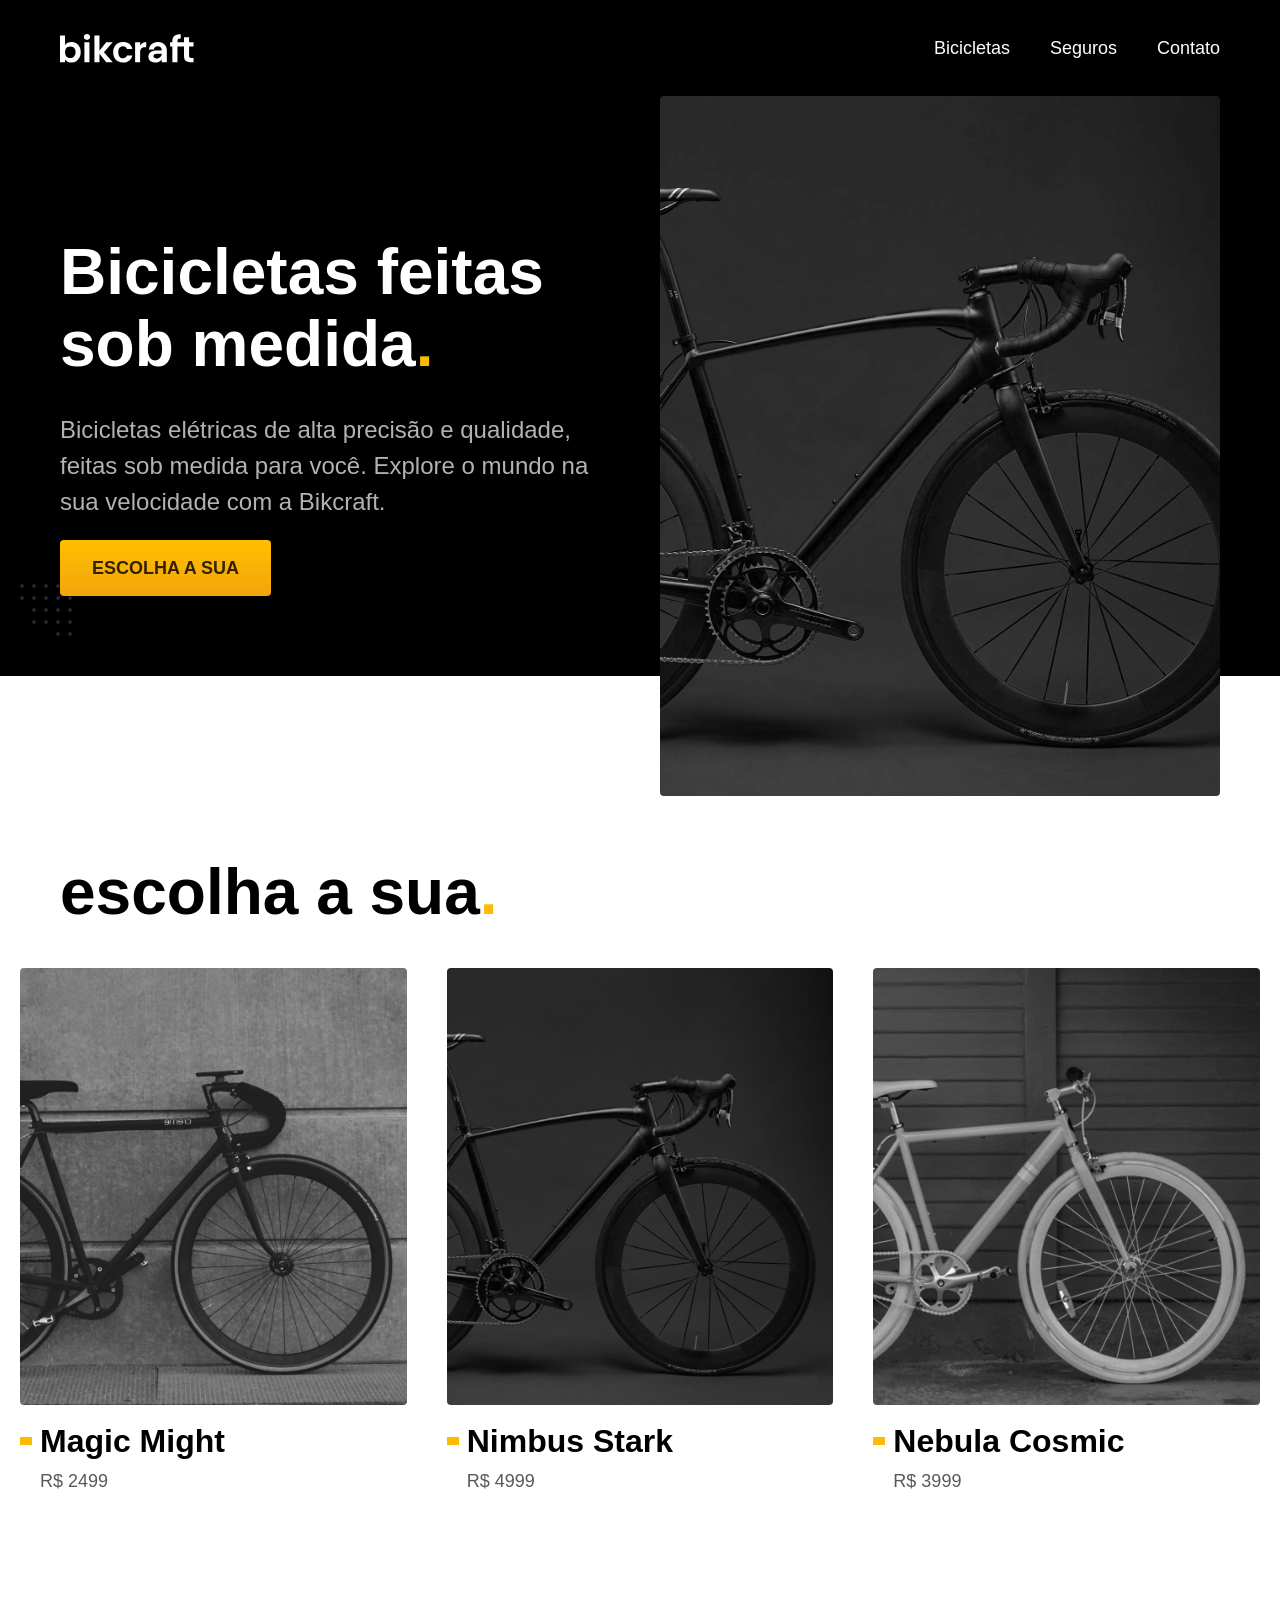
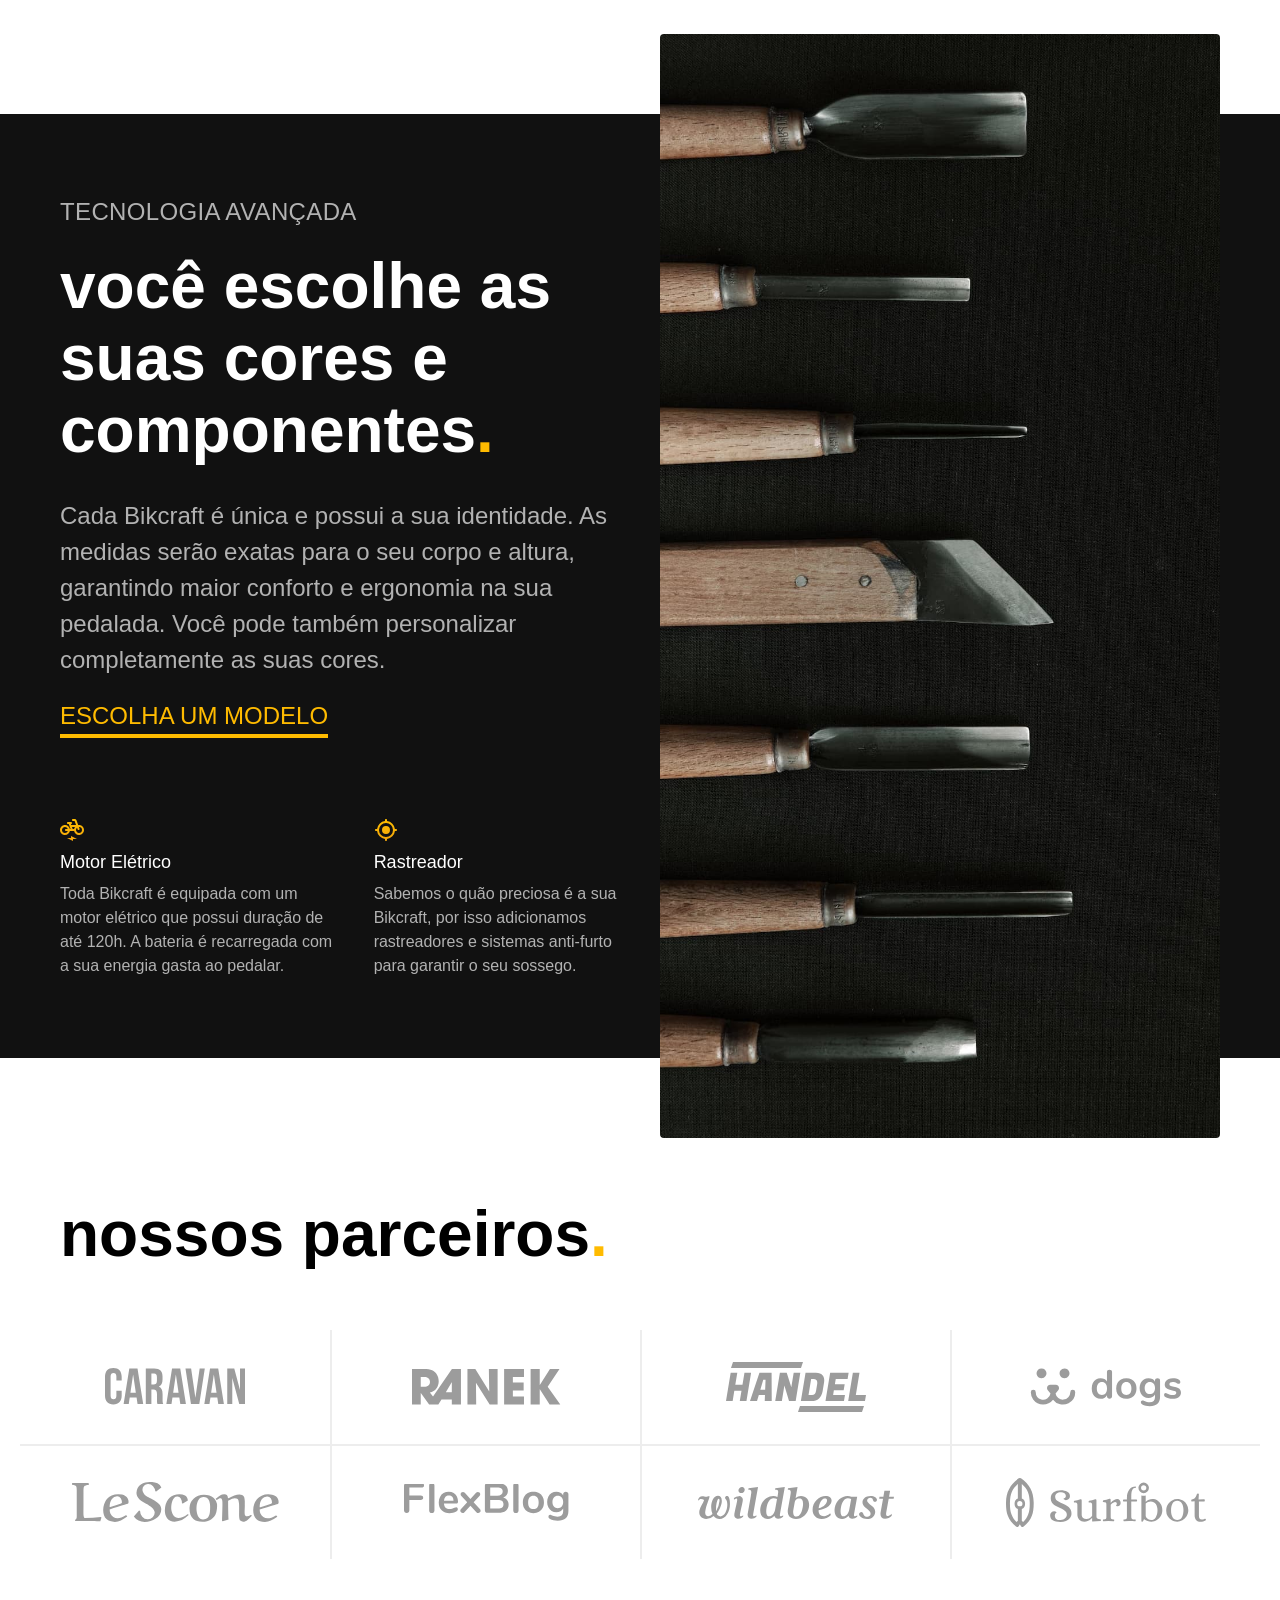
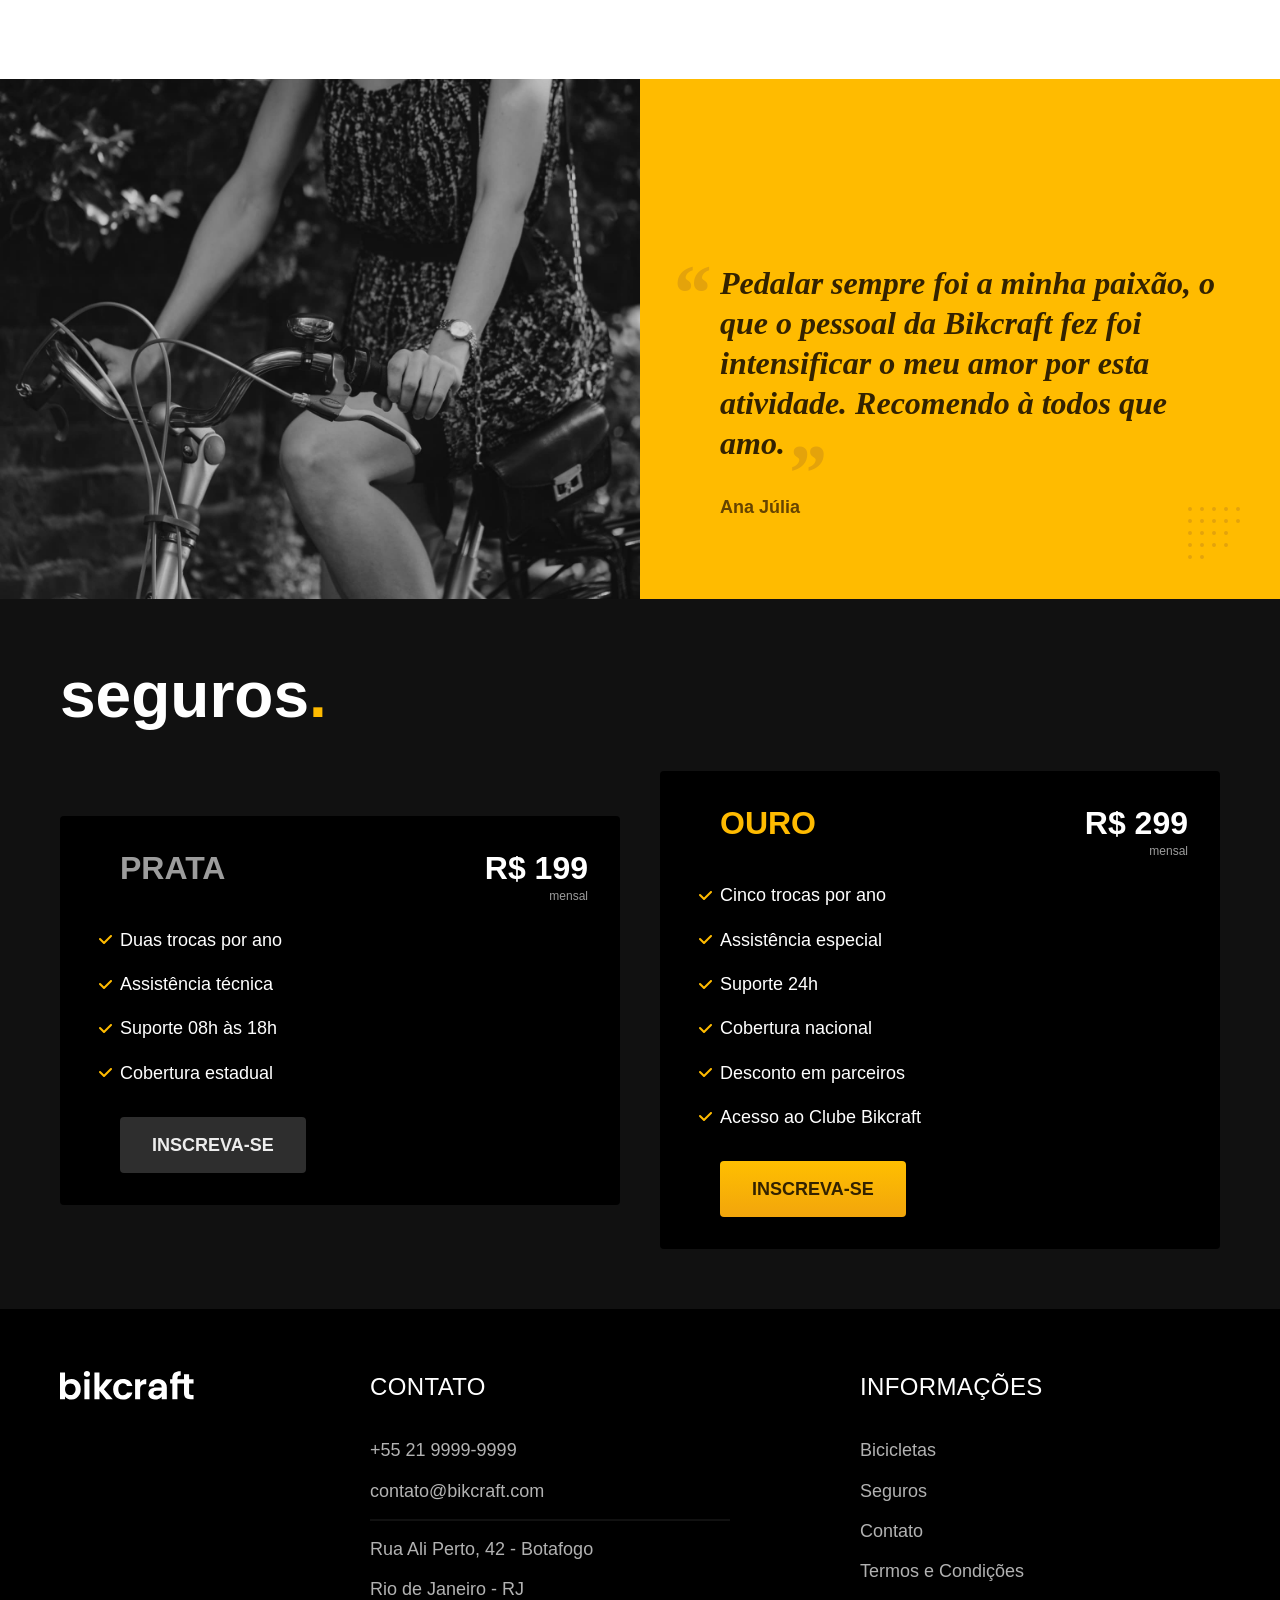
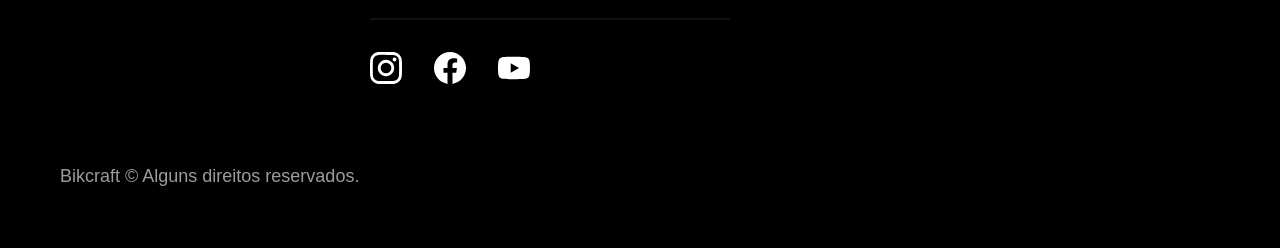
<file: index.html>
<!DOCTYPE html>
<html lang="pt-br">

<head>
  <meta charset="UTF-8">
  <meta name="viewport" content="width=device-width, initial-scale=1.0">

  <title>Bikcraft - Bicicletas Elétricas</title>
  <meta name="description" content="Bicicletas elétricas de alta precisão e qualidade, feitas sob medida para o cliente. Explore o mundo na sua velocidade com a Bikcraft.">

  <link rel="preload" href="./css/style.css" as="style">
  <link rel="stylesheet" href="./css/style.css">
</head>

<body>
  <header class="header-bg">
    <div class="header container">
      <a href="./">
        <img src="./img/bikcraft.svg" width="136" height="32" alt="Bikcraft">
      </a>

      <nav aria-label="primaria">
        <ul class="header-menu font-1-m cor-0">
          <li><a href="./bicicletas.html">Bicicletas</a></li>
          <li><a href="./seguros.html">Seguros</a></li>
          <li><a href="./contato.html">Contato</a></li>
        </ul>
      </nav>
    </div>
  </header>

  <main class="introducao-bg">
    <div class="introducao container">
      <div class="introducao-conteudo">
        <h1 class="font-1-xxl cor-0">Bicicletas feitas sob medida<span class="cor-p1">.</span></h1>
        <p class="font-2-l cor-5">Bicicletas elétricas de alta precisão e qualidade, feitas sob medida para você. Explore o mundo na sua velocidade com a Bikcraft.</p>
        <a class="botao" href="./bicicletas.html">Escolha a sua</a>
      </div>
      <picture>
        <source media="(max-width: 800px)" srcset="./img/bicicletas/nimbus.jpg">
        <img src="./img/fotos/introducao.jpg" width="1280" height="1600" alt="Bicicleta elétrica preta.">
      </picture>
    </div>
  </main>

  <article class="bicicletas-lista">
    <h2 class="container font-1-xxl">escolha a sua<span class="cor-p1">.</span></h2>

    <ul>
      <li>
        <a href="./bicicletas/magic.html">
          <img src="./img/bicicletas/magic-home.jpg" alt="Bicicleta preta" width="920" height="1040">
          <h3 class="font-1-xl">Magic Might</h3>
          <span class="font-2-m cor-8">R$ 2499</span>
        </a>
      </li>
      <li>
        <a href="./bicicletas/nimbus.html">
          <img src="./img/bicicletas/nimbus-home.jpg" alt="Bicicleta preta" width="920" height="1040">
          <h3 class="font-1-xl">Nimbus Stark</h3>
          <span class="font-2-m cor-8">R$ 4999</span>
        </a>
      </li>
      <li>
        <a href="./bicicletas/nebula.html">
          <img src="./img/bicicletas/nebula-home.jpg" alt="Bicicleta preta" width="920" height="1040">
          <h3 class="font-1-xl">Nebula Cosmic</h3>
          <span class="font-2-m cor-8">R$ 3999</span>
        </a>
      </li>
    </ul>
  </article>

  <article class="tecnologia-bg">
    <div class="tecnologia container">
      <div class="tecnologia-conteudo">
        <span class="font-2-l-b cor-5">Tecnologia Avançada</span>
        <h2 class="font-1-xxl cor-0">você escolhe as suas cores e componentes<span class="cor-p1">.</span></h2>
        <p class="font-2-l cor-5">Cada Bikcraft é única e possui a sua identidade. As medidas serão exatas para o seu corpo e altura, garantindo maior conforto e ergonomia na sua pedalada. Você pode também personalizar completamente as suas cores.</p>
        <a class="link" href="./bicicletas.html">Escolha um modelo</a>
        <div class="tecnologia-vantagens">
          <div>
            <img src="./img/icones/eletrica.svg" width="24" height="24" alt="">
            <h3 class="font-1-m cor-0">Motor Elétrico</h3>
            <p class="font-2-s cor-5">Toda Bikcraft é equipada com um motor elétrico que possui duração de até 120h. A bateria é recarregada com a sua energia gasta ao pedalar.</p>
          </div>
          <div>
            <img src="./img/icones/rastreador.svg" width="24" height="24" alt="">
            <h3 class="font-1-m cor-0">Rastreador</h3>
            <p class="font-2-s cor-5">Sabemos o quão preciosa é a sua Bikcraft, por isso adicionamos rastreadores e sistemas anti-furto para garantir o seu sossego.</p>
          </div>
        </div>
      </div>
      <div class="tecnologia-imagem">
        <img src="./img/fotos/tecnologia.jpg" width="1200" height="1920" alt="">
      </div>
    </div>
  </article>

  <section class="parceiros" aria-label="Nossos Parceiros">
    <h2 class="container font-1-xxl">nossos parceiros<span class="cor-p1">.</span></h2>

    <ul>
      <li><img src="./img/parceiros/caravan.svg" alt="Caravan" width="140" height="38"></li>
      <li><img src="./img/parceiros/ranek.svg" alt="Ranek" width="149" height="36"></li>
      <li><img src="./img/parceiros/handel.svg" alt="Handel" width="140" height="50"></li>
      <li><img src="./img/parceiros/dogs.svg" alt="Dogs" width="152" height="39"></li>
      <li><img src="./img/parceiros/lescone.svg" alt="LeScone" width="208" height="41"></li>
      <li><img src="./img/parceiros/flexblog.svg" alt="FlexBlog" width="165" height="38"></li>
      <li><img src="./img/parceiros/wildbeast.svg" alt="Wildbeast" width="196" height="34"></li>
      <li><img src="./img/parceiros/surfbot.svg" alt="Surfbot" width="200" height="49"></li>
    </ul>
  </section>

  <section class="depoimento" aria-label="Depoimento">
    <div>
      <img src="./img/fotos/depoimento.jpg" width="1560" height="1360" alt="Pessoa pedalando uma bicicleta Bikcraft">
    </div>
    <div class="depoimento-conteudo">
      <blockquote class="font-1-xl cor-p5">
        <p>Pedalar sempre foi a minha paixão, o que o pessoal da Bikcraft fez foi intensificar o meu amor por esta atividade. Recomendo à todos que amo.</p>
      </blockquote>
      <span class="font-1-m-b cor-p4">Ana Júlia</span>
    </div>
  </section>

  <article class="seguros-bg">
    <div class="seguros container">
      <h2 class="font-1-xxl cor-0">seguros<span class="cor-p1">.</span></h2>
      <div class="seguros-item">
        <h3 class="font-1-xl cor-6">PRATA</h3>
        <span class="font-1-xl cor-0">R$ 199 <span class="font-1-xs cor-6">mensal</span></span>
        <ul class="font-2-m cor-0">
          <li>Duas trocas por ano</li>
          <li>Assistência técnica</li>
          <li>Suporte 08h às 18h</li>
          <li>Cobertura estadual</li>
        </ul>
        <a class="botao secundario" href="./orcamento.html">Inscreva-se</a>
      </div>

      <div class="seguros-item">
        <h3 class="font-1-xl cor-p1">OURO</h3>
        <span class="font-1-xl cor-0">R$ 299 <span class="font-1-xs cor-6">mensal</span></span>
        <ul class="font-2-m cor-0">
          <li>Cinco trocas por ano</li>
          <li>Assistência especial</li>
          <li>Suporte 24h</li>
          <li>Cobertura nacional</li>
          <li>Desconto em parceiros</li>
          <li>Acesso ao Clube Bikcraft</li>
        </ul>
        <a class="botao" href="./orcamento.html">Inscreva-se</a>
      </div>
    </div>
  </article>

  <footer class="footer-bg">
    <div class="footer container">
      <img src="./img/bikcraft.svg" width="136" height="32" alt="Bikcraft">
      <div class="footer-contato">
        <h3 class="font-2-l-b cor-0">Contato</h3>
        <ul class="font-2-m cor-5">
          <li><a href="tel:+552199999999">+55 21 9999-9999</a></li>
          <li><a href="mailto:contato@bikcraft.com">contato@bikcraft.com</a></li>
          <li>Rua Ali Perto, 42 - Botafogo</li>
          <li>Rio de Janeiro - RJ</li>
        </ul>
        <div class="footer-redes">
          <a href="./">
            <img src="./img/redes/instagram.svg" width="32" height="32" alt="Instagram">
          </a>
          <a href="./">
            <img src="./img/redes/facebook.svg" width="32" height="32" alt="Facebook">
          </a>
          <a href="./">
            <img src="./img/redes/youtube.svg" width="32" height="32" alt="Youtube">
          </a>
        </div>
      </div>
      <div class="footer-informacoes">
        <h3 class="font-2-l-b cor-0">Informações</h3>
        <nav>
          <ul class="font-1-m cor-5">
            <li><a href="./bicicletas.html">Bicicletas</a></li>
            <li><a href="./seguros.html">Seguros</a></li>
            <li><a href="./contato.html">Contato</a></li>
            <li><a href="./termos.html">Termos e Condições</a></li>
          </ul>
        </nav>
      </div>
      <p class="footer-copy font-2-m cor-6">Bikcraft © Alguns direitos reservados.</p>
    </div>
  </footer>
</body>

</html>
</file>
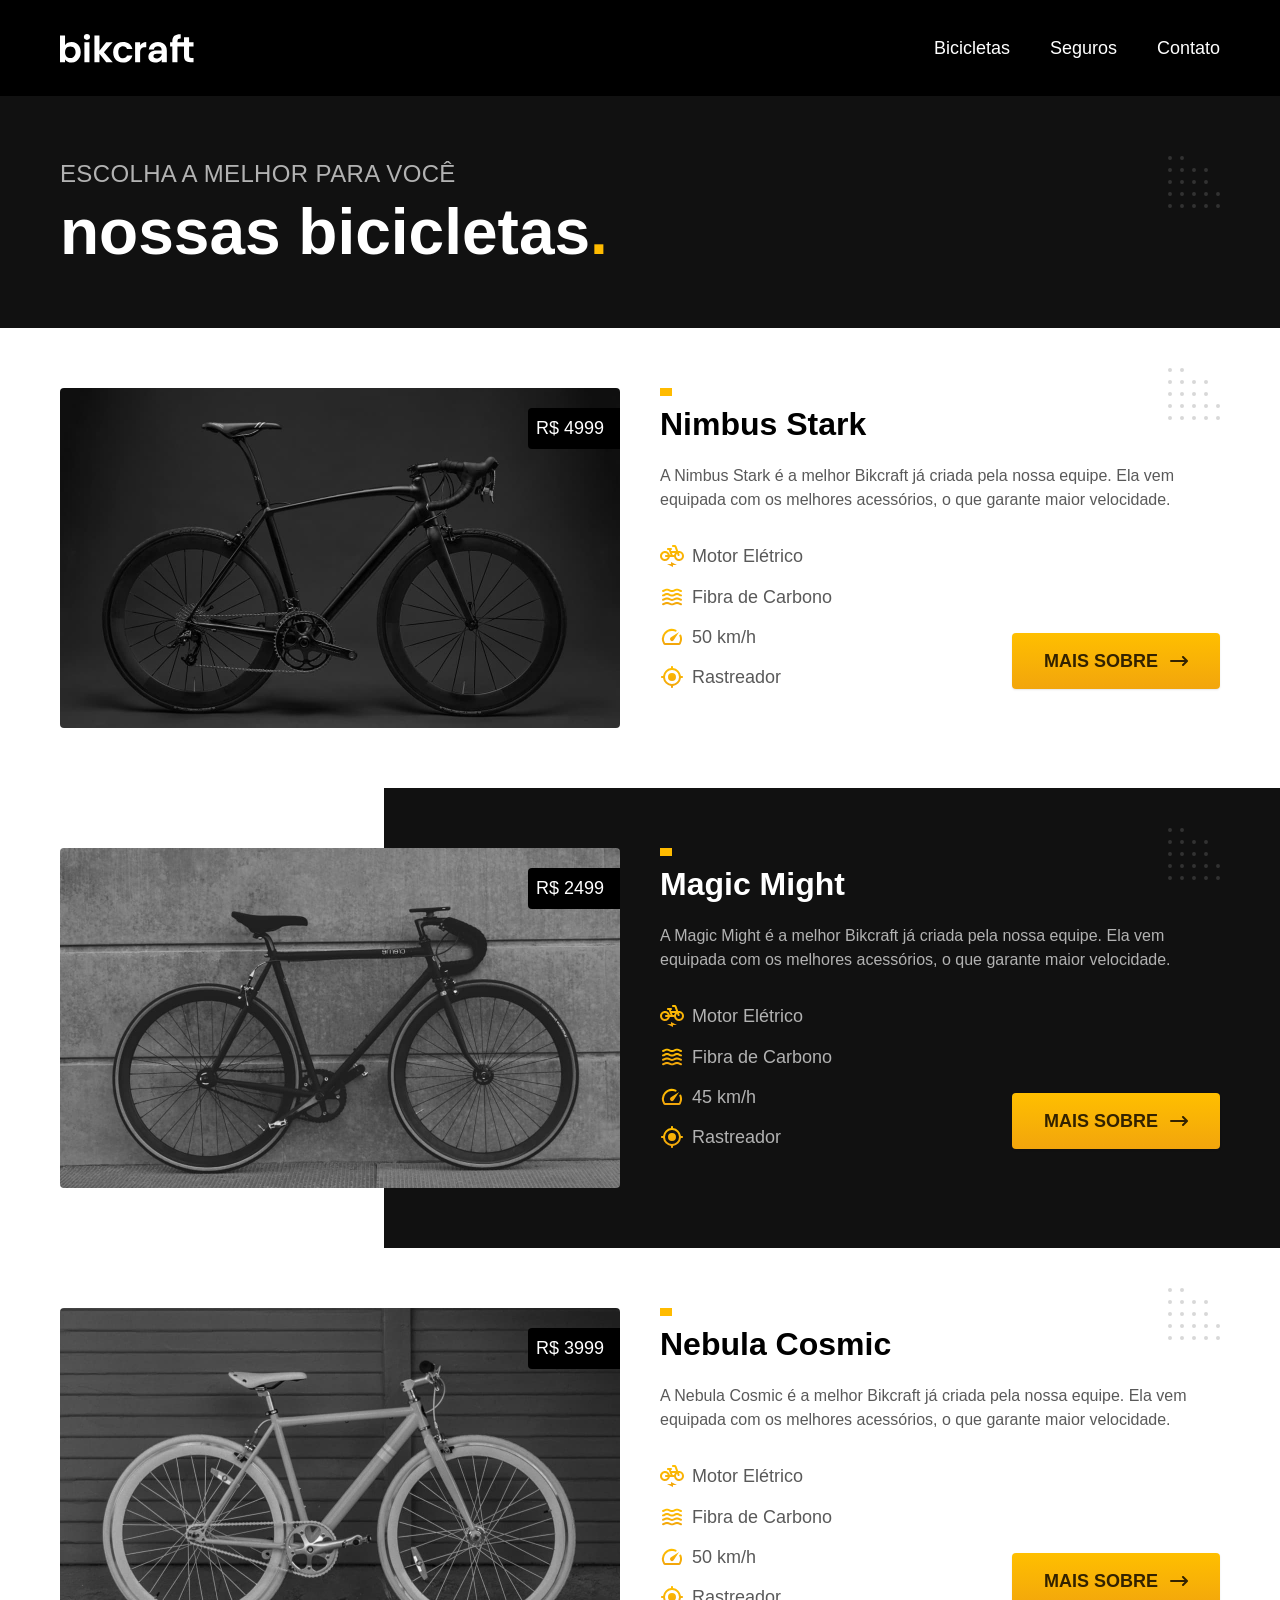
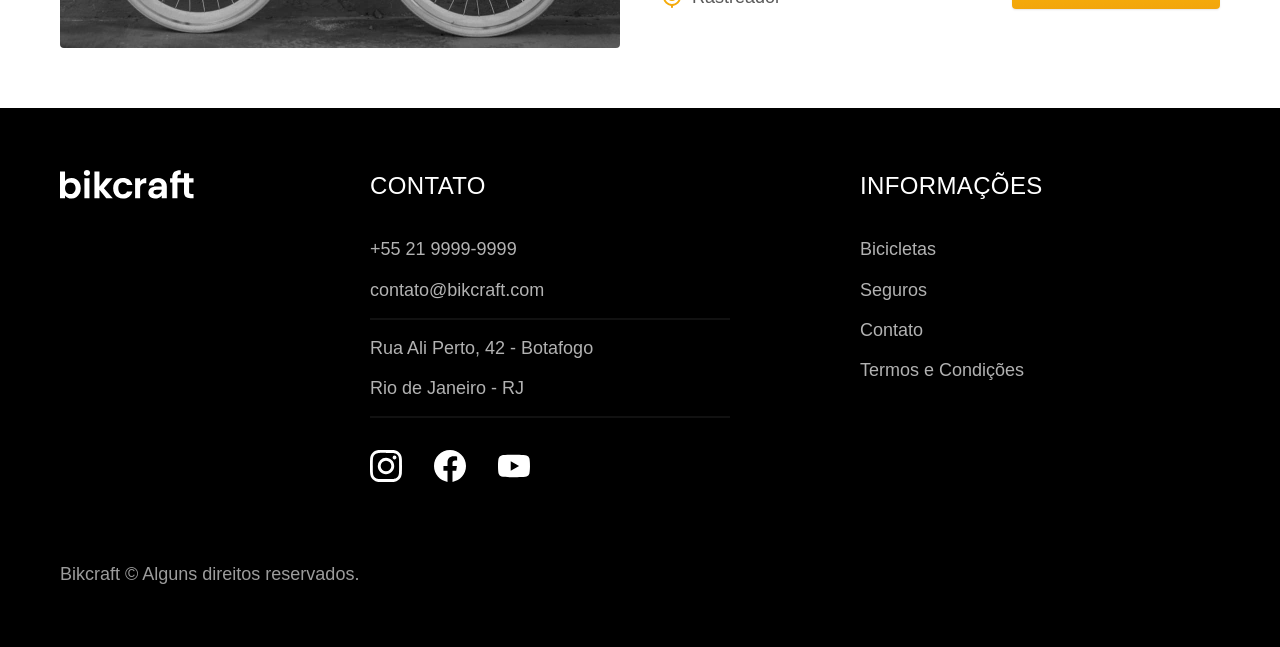
<file: bicicletas.html>
<!DOCTYPE html>
<html lang="pt-br">

<head>
  <meta charset="UTF-8">
  <meta name="viewport" content="width=device-width, initial-scale=1.0">

  <title>Bicicletas | Bikcraft</title>
  <meta name="description" content="Bicicletas">

  <link rel="stylesheet" href="./css/style.css">
</head>

<body id="bicicletas">
  <header class="header-bg">
    <div class="header container">
      <a href="./">
        <img src="./img/bikcraft.svg" width="136" height="32" alt="Bikcraft">
      </a>

      <nav aria-label="primaria">
        <ul class="header-menu font-1-m cor-0">
          <li><a href="./bicicletas.html">Bicicletas</a></li>
          <li><a href="./seguros.html">Seguros</a></li>
          <li><a href="./contato.html">Contato</a></li>
        </ul>
      </nav>
    </div>
  </header>

  <main>
    <div class="titulo-bg">
      <div class="titulo container">
        <p class="font-2-l-b cor-5">Escolha a melhor para você</p>
        <h1 class="font-1-xxl cor-0">nossas bicicletas<span class="cor-p1">.</span></h1>
      </div>
    </div>

    <div class="bicicletas container">
      <div class="bicicletas-imagem">
        <img src="./img/bicicletas/nimbus.jpg" width="1120" height="680" alt="Bicicleta preta">
        <span class="font-2-m cor-0">R$ 4999</span>
      </div>
      <div class="bicicletas-conteudo">
        <h2 class="font-1-xl">Nimbus Stark</h2>
        <p class="font-2-s cor-8">A Nimbus Stark é a melhor Bikcraft já criada pela nossa equipe. Ela vem equipada com os melhores acessórios, o que garante maior velocidade.</p>
        <ul class="font-1-m cor-8">
          <li>
            <img src="./img/icones/eletrica.svg" width="24" height="24" alt="">
            Motor Elétrico
          </li>
          <li>
            <img src="./img/icones/carbono.svg" width="24" height="24" alt="">
            Fibra de Carbono
          </li>
          <li>
            <img src="./img/icones/velocidade.svg" width="24" height="24" alt="">
            50 km/h
          </li>
          <li>
            <img src="./img/icones/rastreador.svg" width="24" height="24" alt="">
            Rastreador
          </li>
        </ul>
        <a class="botao seta" href="./bicicletas/nimbus.html">Mais Sobre</a>
      </div>
    </div>

    <div class="bicicletas-bg">
      <div class="bicicletas container">
        <div class="bicicletas-imagem">
          <img src="./img/bicicletas/magic.jpg" width="1120" height="680" alt="Bicicleta preta">
          <span class="font-2-m cor-0">R$ 2499</span>
        </div>
        <div class="bicicletas-conteudo">
          <h2 class="font-1-xl cor-0">Magic Might</h2>
          <p class="font-2-s cor-5">A Magic Might é a melhor Bikcraft já criada pela nossa equipe. Ela vem equipada com os melhores acessórios, o que garante maior velocidade.</p>
          <ul class="font-1-m cor-5">
            <li>
              <img src="./img/icones/eletrica.svg" width="24" height="24" alt="">
              Motor Elétrico
            </li>
            <li>
              <img src="./img/icones/carbono.svg" width="24" height="24" alt="">
              Fibra de Carbono
            </li>
            <li>
              <img src="./img/icones/velocidade.svg" width="24" height="24" alt="">
              45 km/h
            </li>
            <li>
              <img src="./img/icones/rastreador.svg" width="24" height="24" alt="">
              Rastreador
            </li>
          </ul>
          <a class="botao seta" href="./bicicletas/magic.html">Mais Sobre</a>
        </div>
      </div>
    </div>

    <div class="bicicletas container">
      <div class="bicicletas-imagem">
        <img src="./img/bicicletas/nebula.jpg" width="1120" height="680" alt="Bicicleta preta">
        <span class="font-2-m cor-0">R$ 3999</span>
      </div>
      <div class="bicicletas-conteudo">
        <h2 class="font-1-xl">Nebula Cosmic</h2>
        <p class="font-2-s cor-8">A Nebula Cosmic é a melhor Bikcraft já criada pela nossa equipe. Ela vem equipada com os melhores acessórios, o que garante maior velocidade.</p>
        <ul class="font-1-m cor-8">
          <li>
            <img src="./img/icones/eletrica.svg" width="24" height="24" alt="">
            Motor Elétrico
          </li>
          <li>
            <img src="./img/icones/carbono.svg" width="24" height="24" alt="">
            Fibra de Carbono
          </li>
          <li>
            <img src="./img/icones/velocidade.svg" width="24" height="24" alt="">
            50 km/h
          </li>
          <li>
            <img src="./img/icones/rastreador.svg" width="24" height="24" alt="">
            Rastreador
          </li>
        </ul>
        <a class="botao seta" href="./bicicletas/nebula.html">Mais Sobre</a>
      </div>
    </div>

  </main>

  <footer class="footer-bg">
    <div class="footer container">
      <img src="./img/bikcraft.svg" width="136" height="32" alt="Bikcraft">
      <div class="footer-contato">
        <h3 class="font-2-l-b cor-0">Contato</h3>
        <ul class="font-2-m cor-5">
          <li><a href="tel:+552199999999">+55 21 9999-9999</a></li>
          <li><a href="mailto:contato@bikcraft.com">contato@bikcraft.com</a></li>
          <li>Rua Ali Perto, 42 - Botafogo</li>
          <li>Rio de Janeiro - RJ</li>
        </ul>
        <div class="footer-redes">
          <a href="./">
            <img src="./img/redes/instagram.svg" width="32" height="32" alt="Instagram">
          </a>
          <a href="./">
            <img src="./img/redes/facebook.svg" width="32" height="32" alt="Facebook">
          </a>
          <a href="./">
            <img src="./img/redes/youtube.svg" width="32" height="32" alt="Youtube">
          </a>
        </div>
      </div>
      <div class="footer-informacoes">
        <h3 class="font-2-l-b cor-0">Informações</h3>
        <nav>
          <ul class="font-1-m cor-5">
            <li><a href="./bicicletas.html">Bicicletas</a></li>
            <li><a href="./seguros.html">Seguros</a></li>
            <li><a href="./contato.html">Contato</a></li>
            <li><a href="./termos.html">Termos e Condições</a></li>
          </ul>
        </nav>
      </div>
      <p class="footer-copy font-2-m cor-6">Bikcraft © Alguns direitos reservados.</p>
    </div>
  </footer>
</body>

</html>
</file>
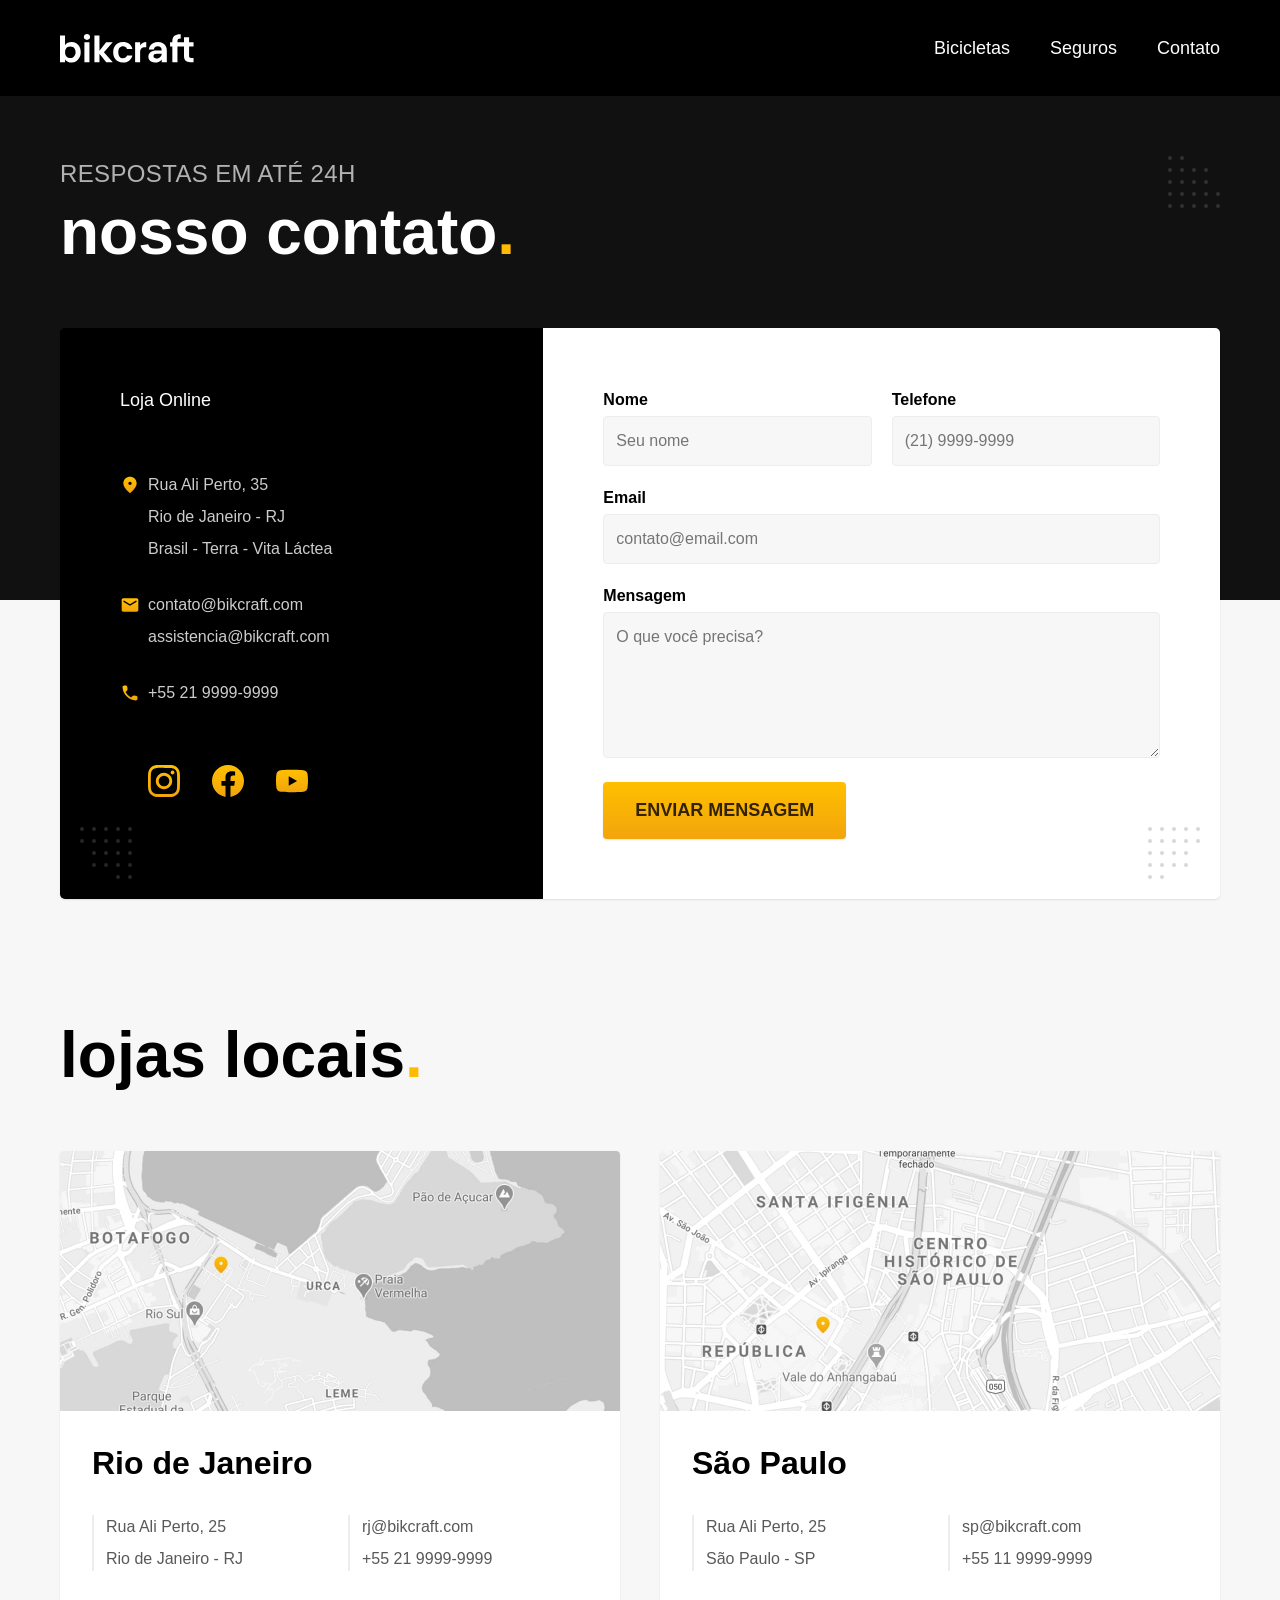
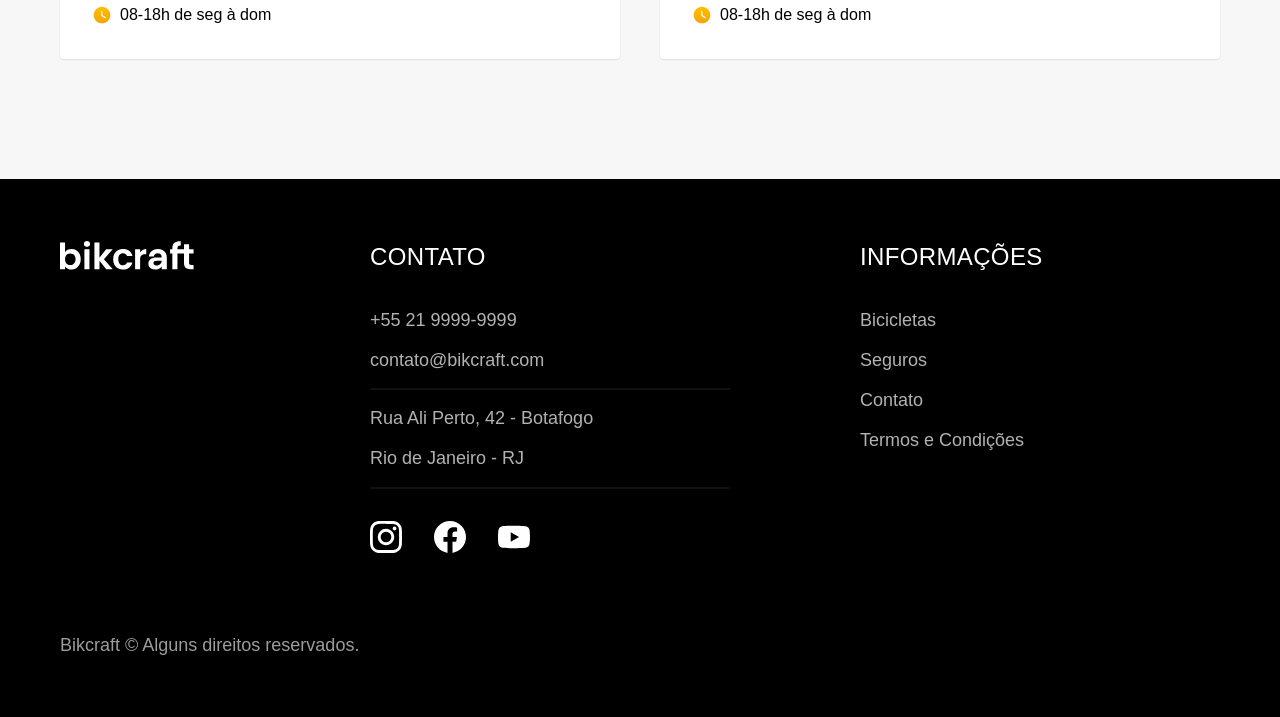
<file: contato.html>
<!DOCTYPE html>
<html lang="pt-br">

<head>
  <meta charset="UTF-8">
  <meta name="viewport" content="width=device-width, initial-scale=1.0">

  <title>Contato | Bikcraft</title>
  <meta name="description" content="Contato.">

  <link rel="stylesheet" href="./css/style.css">
</head>

<body id="contato">
  <header class="header-bg">
    <div class="header container">
      <a href="./">
        <img src="./img/bikcraft.svg" width="136" height="32" alt="Bikcraft">
      </a>

      <nav aria-label="primaria">
        <ul class="header-menu font-1-m cor-0">
          <li><a href="./bicicletas.html">Bicicletas</a></li>
          <li><a href="./seguros.html">Seguros</a></li>
          <li><a href="./contato.html">Contato</a></li>
        </ul>
      </nav>
    </div>
  </header>

  <main>
    <div class="titulo-bg">
      <div class="titulo container">
        <p class="font-2-l-b cor-5">Respostas em até 24h</p>
        <h1 class="font-1-xxl cor-0">nosso contato<span class="cor-p1">.</span></h1>
      </div>
    </div>

    <div class="contato container">
      <section class="contato-dados" aria-label="Endereço">
        <h2 class="font-1-m cor-0">Loja Online</h2>
        <div class="contato-endereco font-2-s cor-4">
          <p>Rua Ali Perto, 35</p>
          <p>Rio de Janeiro - RJ</p>
          <p>Brasil - Terra - Vita Láctea</p>
        </div>
        <address class="contato-meios font-2-s cor-4">
          <a href="mailto:contato@bikcraft.com">contato@bikcraft.com</a>
          <a href="mailto:assistencia@bikcraft.com">assistencia@bikcraft.com</a>
          <a href="tel:+552199999999">+55 21 9999-9999</a>
        </address>
        <div class="contato-redes">
          <a href="./">
            <img src="./img/redes/instagram-p.svg" width="32" height="32" alt="Instagram">
          </a>
          <a href="./">
            <img src="./img/redes/facebook-p.svg" width="32" height="32" alt="Facebook">
          </a>
          <a href="./">
            <img src="./img/redes/youtube-p.svg" width="32" height="32" alt="Youtube">
          </a>
        </div>
      </section>
      <section class="contato-formulario" aria-label="Formulário">
        <form class="form" action="./contato.html">
          <div>
            <label for="nome">Nome</label>
            <input type="text" id="nome" name="nome" placeholder="Seu nome">
          </div>
          <div>
            <label for="telefone">Telefone</label>
            <input type="text" id="telefone" name="telefone" placeholder="(21) 9999-9999">
          </div>
          <div class="col-2">
            <label for="email">Email</label>
            <input type="email" id="email" name="email" placeholder="contato@email.com">
          </div>
          <div class="col-2">
            <label for="mensagem">Mensagem</label>
            <textarea rows="5" id="mensagem" name="mensagem" placeholder="O que você precisa?"></textarea>
          </div>
          <button class="botao col-2">Enviar Mensagem</button>
        </form>
      </section>
    </div>
  </main>

  <article class="lojas container">
    <h2 class="font-1-xxl">lojas locais<span class="cor-p1">.</span></h2>
    <div class="lojas-item">
      <img src="./img/lojas/rj.jpg" width="1120" height="520" alt="mapa marcando o endereço em Rua Ali Perto, 25 - Rio de Janeiro - RJ">
      <div class="lojas-conteudo">
        <h3 class="font-1-xl">Rio de Janeiro</h3>
        <div class="lojas-dados font-2-s cor-8">
          <p>Rua Ali Perto, 25</p>
          <p>Rio de Janeiro - RJ</p>
        </div>
        <div class="lojas-dados font-2-s cor-8">
          <a href="mailto:rj@bikcraft.com">rj@bikcraft.com</a>
          <a href="tel:+552199999999">+55 21 9999-9999</a>
        </div>
        <p class="lojas-tempo font-1-s"><img src="./img/icones/horario.svg" width="20" height="20" alt="">08-18h de seg à dom</p>
      </div>
    </div>

    <div class="lojas-item">
      <img src="./img/lojas/sp.jpg" width="1120" height="520" alt="mapa marcando o endereço em Rua Ali Perto, 25 - São Paulo - SP">
      <div class="lojas-conteudo">
        <h3 class="font-1-xl">São Paulo</h3>
        <div class="lojas-dados font-2-s cor-8">
          <p>Rua Ali Perto, 25</p>
          <p>São Paulo - SP</p>
        </div>
        <div class="lojas-dados font-2-s cor-8">
          <a href="mailto:sp@bikcraft.com">sp@bikcraft.com</a>
          <a href="tel:+551199999999">+55 11 9999-9999</a>
        </div>
        <p class="lojas-tempo font-1-s"><img src="./img/icones/horario.svg" width="20" height="20" alt="">08-18h de seg à dom</p>
      </div>
    </div>
  </article>

  <footer class="footer-bg">
    <div class="footer container">
      <img src="./img/bikcraft.svg" width="136" height="32" alt="Bikcraft">
      <div class="footer-contato">
        <h3 class="font-2-l-b cor-0">Contato</h3>
        <ul class="font-2-m cor-5">
          <li><a href="tel:+552199999999">+55 21 9999-9999</a></li>
          <li><a href="mailto:contato@bikcraft.com">contato@bikcraft.com</a></li>
          <li>Rua Ali Perto, 42 - Botafogo</li>
          <li>Rio de Janeiro - RJ</li>
        </ul>
        <div class="footer-redes">
          <a href="./">
            <img src="./img/redes/instagram.svg" width="32" height="32" alt="Instagram">
          </a>
          <a href="./">
            <img src="./img/redes/facebook.svg" width="32" height="32" alt="Facebook">
          </a>
          <a href="./">
            <img src="./img/redes/youtube.svg" width="32" height="32" alt="Youtube">
          </a>
        </div>
      </div>
      <div class="footer-informacoes">
        <h3 class="font-2-l-b cor-0">Informações</h3>
        <nav>
          <ul class="font-1-m cor-5">
            <li><a href="./bicicletas.html">Bicicletas</a></li>
            <li><a href="./seguros.html">Seguros</a></li>
            <li><a href="./contato.html">Contato</a></li>
            <li><a href="./termos.html">Termos e Condições</a></li>
          </ul>
        </nav>
      </div>
      <p class="footer-copy font-2-m cor-6">Bikcraft © Alguns direitos reservados.</p>
    </div>
  </footer>
</body>

</html>
</file>
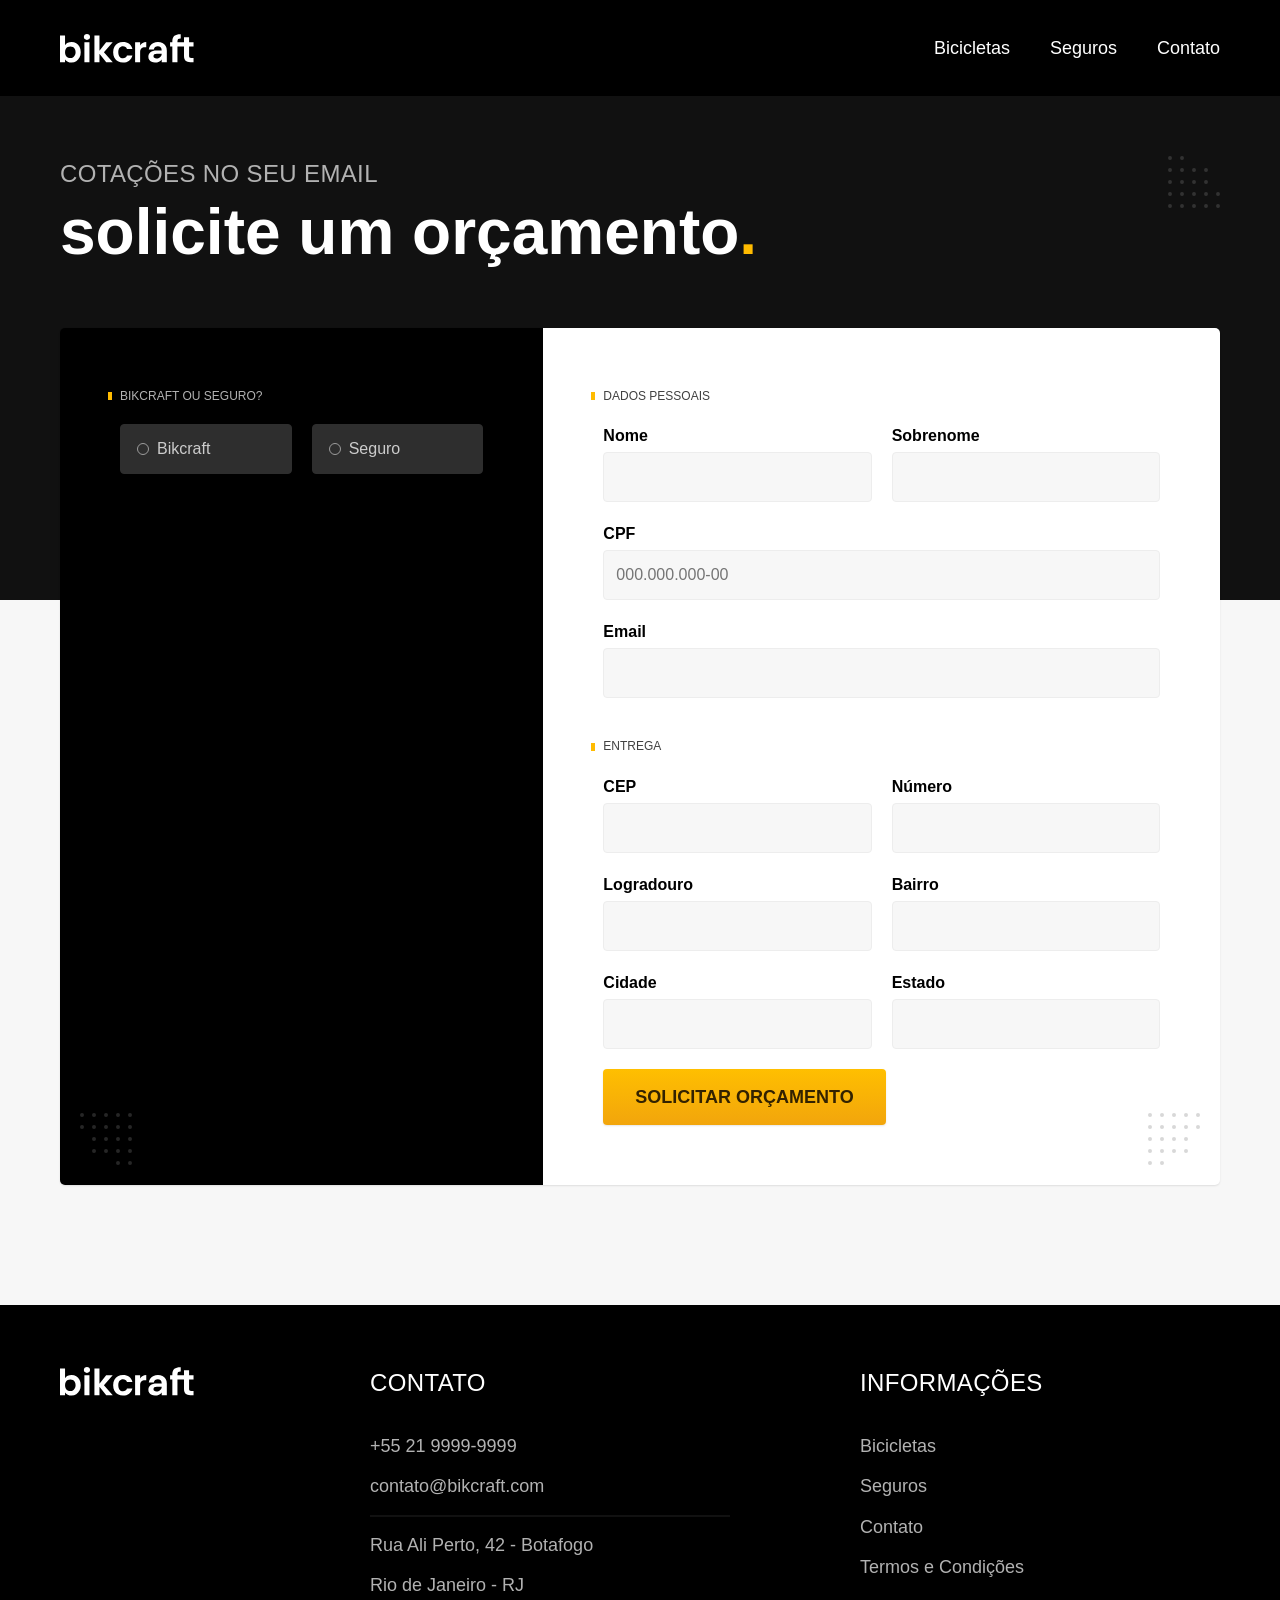
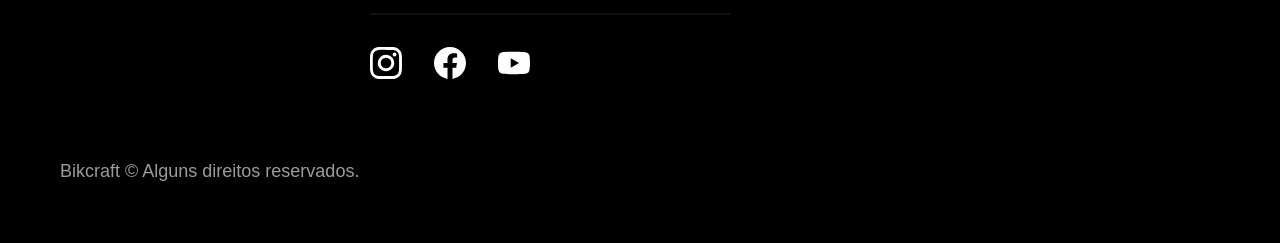
<file: orcamento.html>
<!DOCTYPE html>
<html lang="pt-br">

<head>
  <meta charset="UTF-8">
  <meta name="viewport" content="width=device-width, initial-scale=1.0">

  <title>Orçamento | Bikcraft</title>
  <meta name="description" content="Orçamento.">

  <link rel="stylesheet" href="./css/style.css">
</head>

<body id="orcamento">
  <header class="header-bg">
    <div class="header container">
      <a href="./">
        <img src="./img/bikcraft.svg" width="136" height="32" alt="Bikcraft">
      </a>

      <nav aria-label="primaria">
        <ul class="header-menu font-1-m cor-0">
          <li><a href="./bicicletas.html">Bicicletas</a></li>
          <li><a href="./seguros.html">Seguros</a></li>
          <li><a href="./contato.html">Contato</a></li>
        </ul>
      </nav>
    </div>
  </header>

  <main>
    <div class="titulo-bg">
      <div class="titulo container">
        <p class="font-2-l-b cor-5">Cotações no seu email</p>
        <h1 class="font-1-xxl cor-0">solicite um orçamento<span class="cor-p1">.</span></h1>
      </div>
    </div>

    <form class="orcamento container" action="./orcamento.html">
      <div class="orcamento-produto">
        <h2 class="font-1-xs cor-5">Bikcraft ou Seguro?</h2>

        <input type="radio" name="tipo" value="bikcraft" id="bikcraft">
        <label for="bikcraft">Bikcraft</label>

        <input type="radio" name="tipo" value="seguro" id="seguro">
        <label for="seguro">Seguro</label>

        <div class="orcamento-conteudo" id="orcamento-bikcraft">
          <h2 class="font-1-xs cor-5">Escolha a sua</h2>

          <input type="radio" name="produto" value="nimbus" id="nimbus">
          <label for="nimbus">Nimbus Stark <span>R$ 4999</span></label>
          <div class="orcamento-detalhes">
            <ul class="font-1-xs cor-8">
              <li><img src="./img/icones/eletrica.svg" width="16" height="16" alt=""> Motor Elétrico</li>
              <li><img src="./img/icones/carbono.svg" width="16" height="16" alt=""> Fibra de Carbono</li>
              <li><img src="./img/icones/velocidade.svg" width="16" height="16" alt=""> 50 km/h</li>
              <li><img src="./img/icones/rastreador.svg" width="16" height="16" alt=""> Rastreador</li>
            </ul>
            <img src="./img/bicicletas/nimbus.jpg" width="1120" height="680" alt="Bicicleta preta">
          </div>

          <input type="radio" name="produto" value="magic" id="magic">
          <label for="magic">Magic Might <span>R$ 2499</span></label>
          <div class="orcamento-detalhes">
            <ul class="font-1-xs cor-8">
              <li><img src="./img/icones/eletrica.svg" width="16" height="16" alt=""> Motor Elétrico</li>
              <li><img src="./img/icones/carbono.svg" width="16" height="16" alt=""> Fibra de Carbono</li>
              <li><img src="./img/icones/velocidade.svg" width="16" height="16" alt=""> 45 km/h</li>
              <li><img src="./img/icones/rastreador.svg" width="16" height="16" alt=""> Rastreador</li>
            </ul>
            <img src="./img/bicicletas/magic.jpg" width="1120" height="680" alt="Bicicleta preta">
          </div>

          <input type="radio" name="produto" value="nebula" id="nebula">
          <label for="nebula">Nebula Cosmic <span>R$ 3999</span></label>
          <div class="orcamento-detalhes">
            <ul class="font-1-xs cor-8">
              <li><img src="./img/icones/eletrica.svg" width="16" height="16" alt=""> Motor Elétrico</li>
              <li><img src="./img/icones/carbono.svg" width="16" height="16" alt=""> Fibra de Carbono</li>
              <li><img src="./img/icones/velocidade.svg" width="16" height="16" alt=""> 40 km/h</li>
              <li><img src="./img/icones/rastreador.svg" width="16" height="16" alt=""> Rastreador</li>
            </ul>
            <img src="./img/bicicletas/nebula.jpg" width="1120" height="680" alt="Bicicleta branca">
          </div>

        </div>

        <div class="orcamento-conteudo" id="orcamento-seguro">
          <h2 class="font-1-xs cor-5">Escolha o plano</h2>

          <input type="radio" name="produto" value="prata" id="prata">
          <label for="prata">Prata <span>R$ 199</span></label>

          <input type="radio" name="produto" value="ouro" id="ouro">
          <label for="ouro">Ouro <span>R$ 299</span></label>
        </div>
      </div>
      <div class="orcamento-dados form">
        <h2 class="font-1-xs cor-9 col-2">dados pessoais</h2>
        <div>
          <label for="nome">Nome</label>
          <input type="text" id="nome" name="nome">
        </div>
        <div>
          <label for="sobrenome">Sobrenome</label>
          <input type="text" id="sobrenome" name="sobrenome">
        </div>
        <div class="col-2">
          <label for="cpf">CPF</label>
          <input type="text" id="cpf" name="cpf" placeholder="000.000.000-00">
        </div>
        <div class="col-2">
          <label for="email">Email</label>
          <input type="email" id="email" name="email">
        </div>
        <h2 class="font-1-xs cor-9 col-2">entrega</h2>
        <div>
          <label for="cep">CEP</label>
          <input type="text" id="cep" name="cep">
        </div>
        <div>
          <label for="numero">Número</label>
          <input type="text" id="numero" name="numero">
        </div>
        <div>
          <label for="logradouro">Logradouro</label>
          <input type="text" id="logradouro" name="logradouro">
        </div>
        <div>
          <label for="bairro">Bairro</label>
          <input type="text" id="bairro" name="bairro">
        </div>
        <div>
          <label for="cidade">Cidade</label>
          <input type="text" id="cidade" name="cidade">
        </div>
        <div>
          <label for="estado">Estado</label>
          <input type="text" id="estado" name="estado">
        </div>
        <button class="botao col-2">Solicitar Orçamento</button>
      </div>
    </form>
  </main>

  <footer class="footer-bg">
    <div class="footer container">
      <img src="./img/bikcraft.svg" width="136" height="32" alt="Bikcraft">
      <div class="footer-contato">
        <h3 class="font-2-l-b cor-0">Contato</h3>
        <ul class="font-2-m cor-5">
          <li><a href="tel:+552199999999">+55 21 9999-9999</a></li>
          <li><a href="mailto:contato@bikcraft.com">contato@bikcraft.com</a></li>
          <li>Rua Ali Perto, 42 - Botafogo</li>
          <li>Rio de Janeiro - RJ</li>
        </ul>
        <div class="footer-redes">
          <a href="./">
            <img src="./img/redes/instagram.svg" width="32" height="32" alt="Instagram">
          </a>
          <a href="./">
            <img src="./img/redes/facebook.svg" width="32" height="32" alt="Facebook">
          </a>
          <a href="./">
            <img src="./img/redes/youtube.svg" width="32" height="32" alt="Youtube">
          </a>
        </div>
      </div>
      <div class="footer-informacoes">
        <h3 class="font-2-l-b cor-0">Informações</h3>
        <nav>
          <ul class="font-1-m cor-5">
            <li><a href="./bicicletas.html">Bicicletas</a></li>
            <li><a href="./seguros.html">Seguros</a></li>
            <li><a href="./contato.html">Contato</a></li>
            <li><a href="./termos.html">Termos e Condições</a></li>
          </ul>
        </nav>
      </div>
      <p class="footer-copy font-2-m cor-6">Bikcraft © Alguns direitos reservados.</p>
    </div>
  </footer>
</body>

</html>
</file>
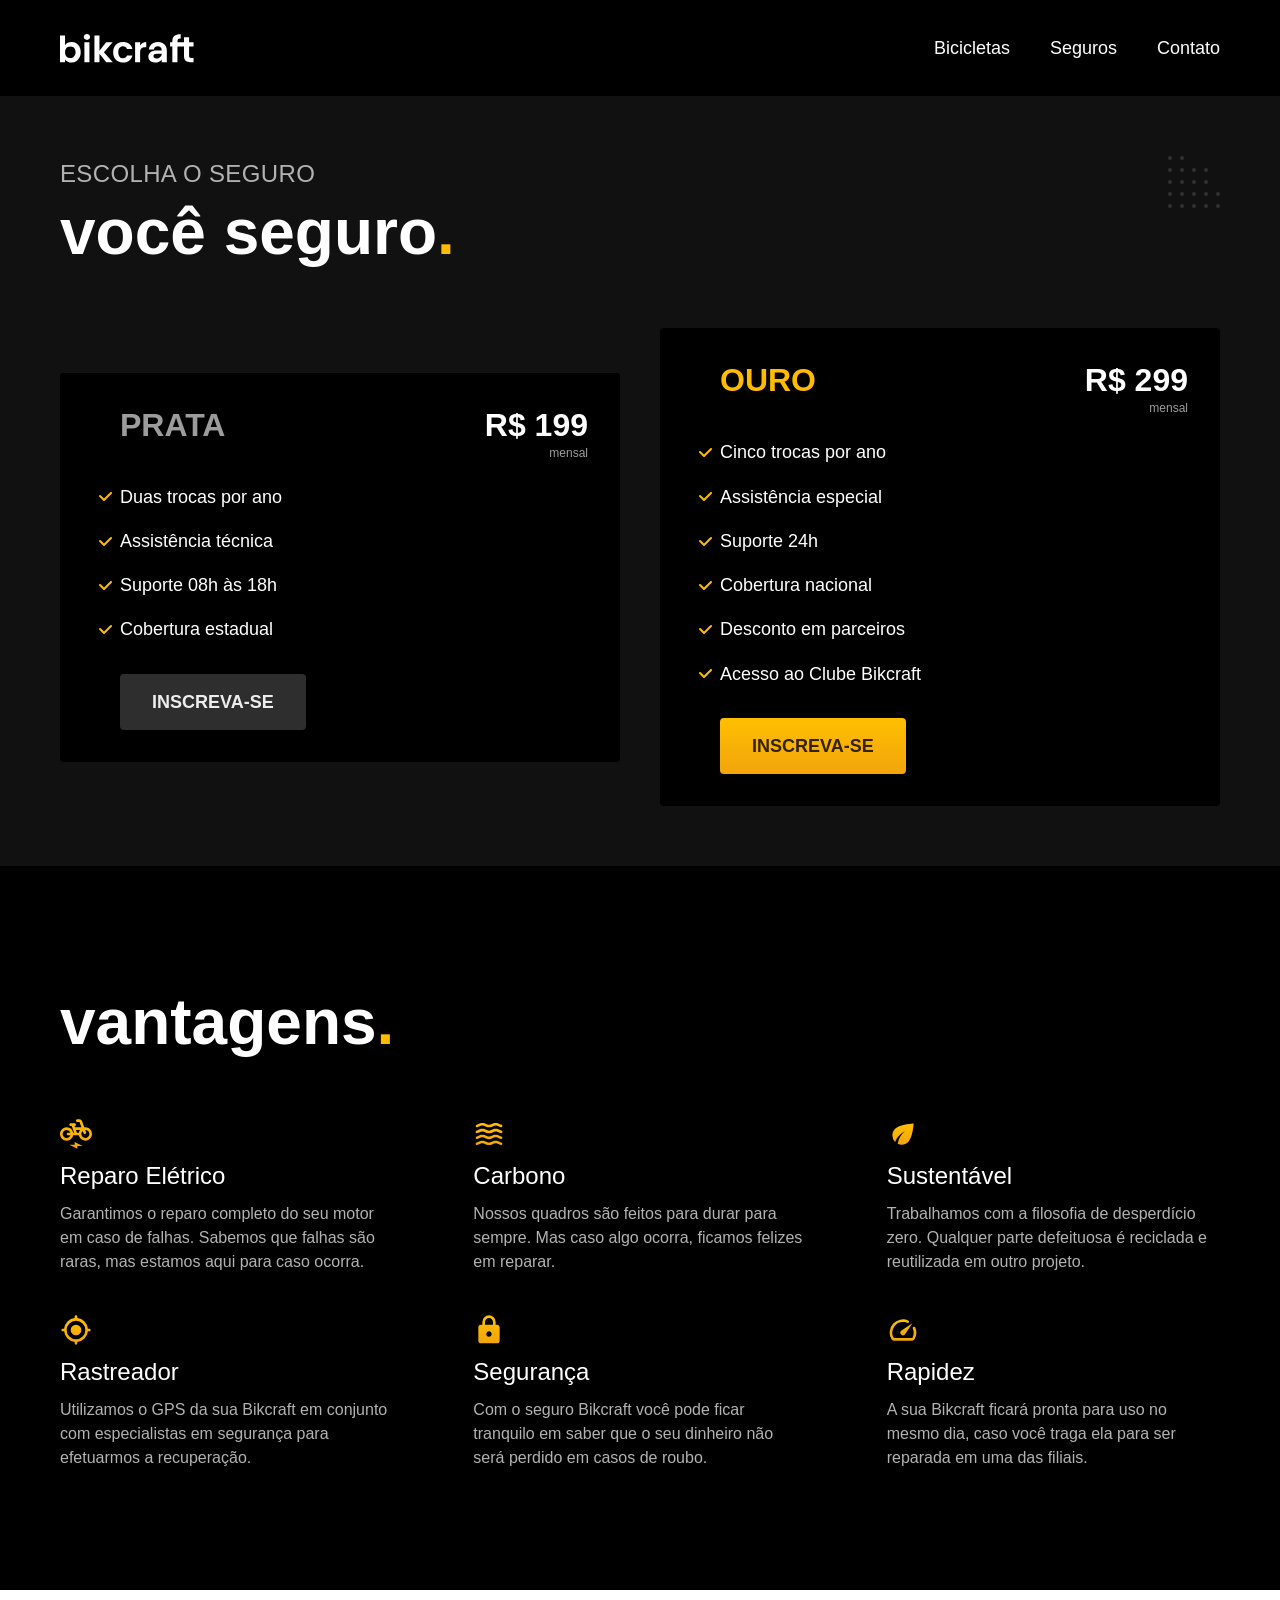
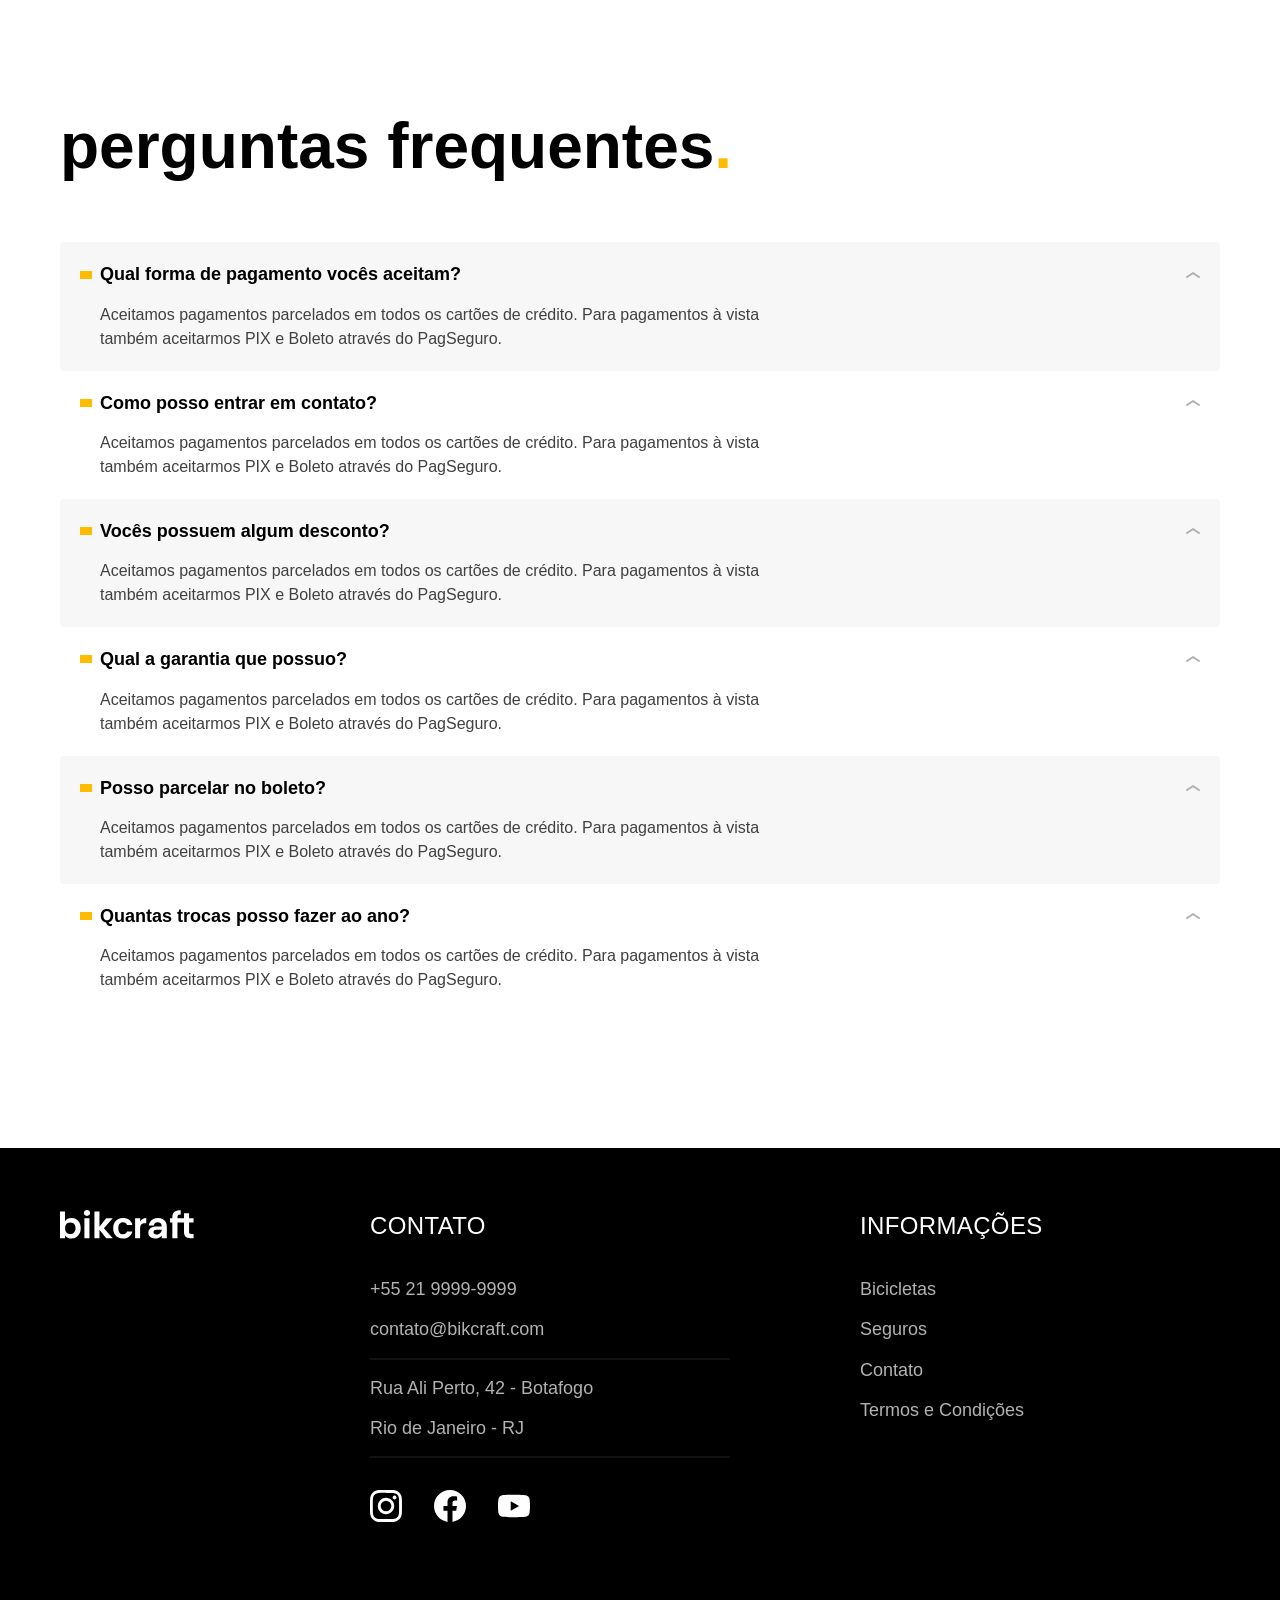
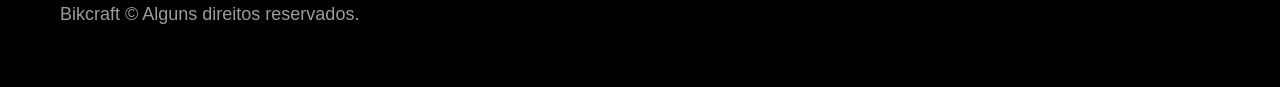
<file: seguros.html>
<!DOCTYPE html>
<html lang="pt-br">

<head>
  <meta charset="UTF-8">
  <meta name="viewport" content="width=device-width, initial-scale=1.0">

  <title>Seguros | Bikcraft</title>
  <meta name="description" content="Seguros.">

  <link rel="stylesheet" href="./css/style.css">
</head>

<body id="seguros">
  <header class="header-bg">
    <div class="header container">
      <a href="./">
        <img src="./img/bikcraft.svg" width="136" height="32" alt="Bikcraft">
      </a>

      <nav aria-label="primaria">
        <ul class="header-menu font-1-m cor-0">
          <li><a href="./bicicletas.html">Bicicletas</a></li>
          <li><a href="./seguros.html">Seguros</a></li>
          <li><a href="./contato.html">Contato</a></li>
        </ul>
      </nav>
    </div>
  </header>

  <main class="seguros-bg">
    <div class="titulo-bg">
      <div class="titulo container">
        <p class="font-2-l-b cor-5">Escolha o seguro</p>
        <h1 class="font-1-xxl cor-0">você seguro<span class="cor-p1">.</span></h1>
      </div>
    </div>

    <div class="seguros container">

      <div class="seguros-item">
        <h3 class="font-1-xl cor-6">PRATA</h3>
        <span class="font-1-xl cor-0">R$ 199 <span class="font-1-xs cor-6">mensal</span></span>
        <ul class="font-2-m cor-0">
          <li>Duas trocas por ano</li>
          <li>Assistência técnica</li>
          <li>Suporte 08h às 18h</li>
          <li>Cobertura estadual</li>
        </ul>
        <a class="botao secundario" href="./orcamento.html">Inscreva-se</a>
      </div>

      <div class="seguros-item">
        <h3 class="font-1-xl cor-p1">OURO</h3>
        <span class="font-1-xl cor-0">R$ 299 <span class="font-1-xs cor-6">mensal</span></span>
        <ul class="font-2-m cor-0">
          <li>Cinco trocas por ano</li>
          <li>Assistência especial</li>
          <li>Suporte 24h</li>
          <li>Cobertura nacional</li>
          <li>Desconto em parceiros</li>
          <li>Acesso ao Clube Bikcraft</li>
        </ul>
        <a class="botao" href="./orcamento.html">Inscreva-se</a>
      </div>
    </div>
  </main>

  <article class="vantagens-bg">
    <div class="vantagens container">
      <h2 class="font-1-xxl cor-0">vantagens<span class="cor-p1">.</span></h2>
      <ul>
        <li>
          <img src="./img/icones/eletrica.svg" width="32" height="32" alt="">
          <h3 class="font-1-l cor-0">Reparo Elétrico</h3>
          <p class="font-2-s cor-5">Garantimos o reparo completo do seu motor em caso de falhas. Sabemos que falhas são raras, mas estamos aqui para caso ocorra.</p>
        </li>
        <li>
          <img src="./img/icones/carbono.svg" width="32" height="32" alt="">
          <h3 class="font-1-l cor-0">Carbono</h3>
          <p class="font-2-s cor-5">Nossos quadros são feitos para durar para sempre. Mas caso algo ocorra, ficamos felizes em reparar.</p>
        </li>
        <li>
          <img src="./img/icones/sustentavel.svg" width="32" height="32" alt="">
          <h3 class="font-1-l cor-0">Sustentável</h3>
          <p class="font-2-s cor-5">Trabalhamos com a filosofia de desperdício zero. Qualquer parte defeituosa é reciclada e reutilizada em outro projeto.</p>
        </li>
        <li>
          <img src="./img/icones/rastreador.svg" width="32" height="32" alt="">
          <h3 class="font-1-l cor-0">Rastreador</h3>
          <p class="font-2-s cor-5">Utilizamos o GPS da sua Bikcraft em conjunto com especialistas em segurança para efetuarmos a recuperação.</p>
        </li>
        <li>
          <img src="./img/icones/seguro.svg" width="32" height="32" alt="">
          <h3 class="font-1-l cor-0">Segurança</h3>
          <p class="font-2-s cor-5">Com o seguro Bikcraft você pode ficar tranquilo em saber que o seu dinheiro não será perdido em casos de roubo.</p>
        </li>
        <li>
          <img src="./img/icones/velocidade.svg" width="32" height="32" alt="">
          <h3 class="font-1-l cor-0">Rapidez</h3>
          <p class="font-2-s cor-5">A sua Bikcraft ficará pronta para uso no mesmo dia, caso você traga ela para ser reparada em uma das filiais.</p>
        </li>
      </ul>
    </div>
  </article>

  <article class="perguntas container">
    <h2 class="font-1-xxl">perguntas frequentes<span class="cor-p1">.</span></h2>

    <dl>
      <div>
        <dt class="font-1-m-b">Qual forma de pagamento vocês aceitam?</dt>
        <dd class="font-2-s cor-9">Aceitamos pagamentos parcelados em todos os cartões de crédito. Para pagamentos à vista também aceitarmos PIX e Boleto através do PagSeguro.</dd>
      </div>
      <div>
        <dt class="font-1-m-b">Como posso entrar em contato?</dt>
        <dd class="font-2-s cor-9">Aceitamos pagamentos parcelados em todos os cartões de crédito. Para pagamentos à vista também aceitarmos PIX e Boleto através do PagSeguro.</dd>
      </div>
      <div>
        <dt class="font-1-m-b">Vocês possuem algum desconto?</dt>
        <dd class="font-2-s cor-9">Aceitamos pagamentos parcelados em todos os cartões de crédito. Para pagamentos à vista também aceitarmos PIX e Boleto através do PagSeguro.</dd>
      </div>
      <div>
        <dt class="font-1-m-b">Qual a garantia que possuo?</dt>
        <dd class="font-2-s cor-9">Aceitamos pagamentos parcelados em todos os cartões de crédito. Para pagamentos à vista também aceitarmos PIX e Boleto através do PagSeguro.</dd>
      </div>
      <div>
        <dt class="font-1-m-b">Posso parcelar no boleto?</dt>
        <dd class="font-2-s cor-9">Aceitamos pagamentos parcelados em todos os cartões de crédito. Para pagamentos à vista também aceitarmos PIX e Boleto através do PagSeguro.</dd>
      </div>
      <div>
        <dt class="font-1-m-b">Quantas trocas posso fazer ao ano?</dt>
        <dd class="font-2-s cor-9">Aceitamos pagamentos parcelados em todos os cartões de crédito. Para pagamentos à vista também aceitarmos PIX e Boleto através do PagSeguro.</dd>
      </div>
    </dl>
  </article>

  <footer class="footer-bg">
    <div class="footer container">
      <img src="./img/bikcraft.svg" width="136" height="32" alt="Bikcraft">
      <div class="footer-contato">
        <h3 class="font-2-l-b cor-0">Contato</h3>
        <ul class="font-2-m cor-5">
          <li><a href="tel:+552199999999">+55 21 9999-9999</a></li>
          <li><a href="mailto:contato@bikcraft.com">contato@bikcraft.com</a></li>
          <li>Rua Ali Perto, 42 - Botafogo</li>
          <li>Rio de Janeiro - RJ</li>
        </ul>
        <div class="footer-redes">
          <a href="./">
            <img src="./img/redes/instagram.svg" width="32" height="32" alt="Instagram">
          </a>
          <a href="./">
            <img src="./img/redes/facebook.svg" width="32" height="32" alt="Facebook">
          </a>
          <a href="./">
            <img src="./img/redes/youtube.svg" width="32" height="32" alt="Youtube">
          </a>
        </div>
      </div>
      <div class="footer-informacoes">
        <h3 class="font-2-l-b cor-0">Informações</h3>
        <nav>
          <ul class="font-1-m cor-5">
            <li><a href="./bicicletas.html">Bicicletas</a></li>
            <li><a href="./seguros.html">Seguros</a></li>
            <li><a href="./contato.html">Contato</a></li>
            <li><a href="./termos.html">Termos e Condições</a></li>
          </ul>
        </nav>
      </div>
      <p class="footer-copy font-2-m cor-6">Bikcraft © Alguns direitos reservados.</p>
    </div>
  </footer>
</body>

</html>
</file>
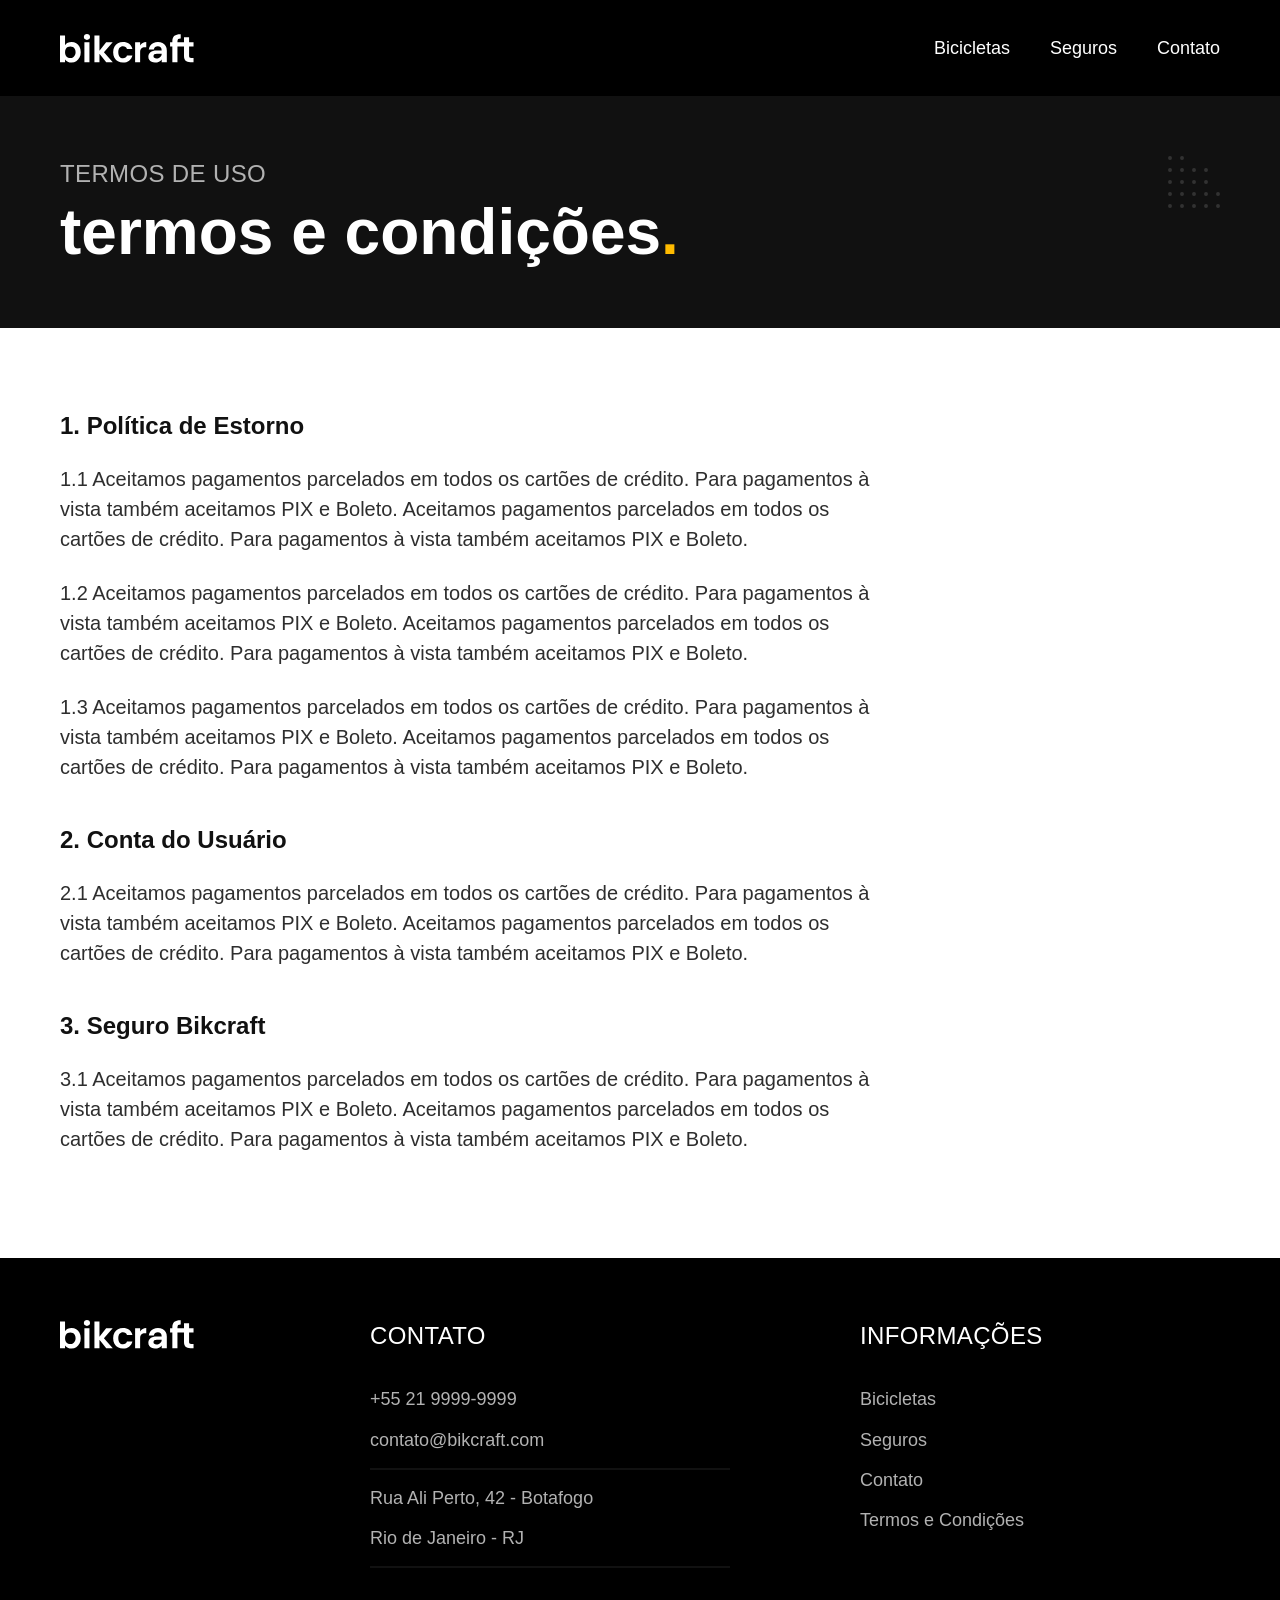
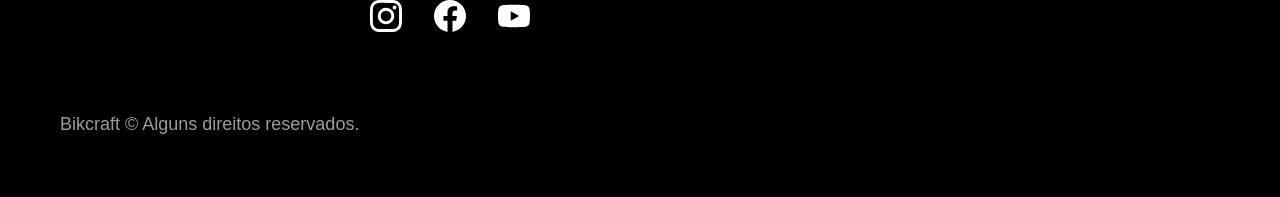
<file: termos.html>
<!DOCTYPE html>
<html lang="pt-br">

<head>
  <meta charset="UTF-8">
  <meta name="viewport" content="width=device-width, initial-scale=1.0">

  <title>Termos e Condições | Bikcraft</title>
  <meta name="description" content="Termos e condições.">

  <link rel="stylesheet" href="./css/style.css">
</head>

<body>
  <header class="header-bg">
    <div class="header container">
      <a href="./">
        <img src="./img/bikcraft.svg" width="136" height="32" alt="Bikcraft">
      </a>

      <nav aria-label="primaria">
        <ul class="header-menu font-1-m cor-0">
          <li><a href="./bicicletas.html">Bicicletas</a></li>
          <li><a href="./seguros.html">Seguros</a></li>
          <li><a href="./contato.html">Contato</a></li>
        </ul>
      </nav>
    </div>
  </header>

  <main>
    <div class="titulo-bg">
      <div class="titulo container">
        <p class="font-2-l-b cor-5">Termos de uso</p>
        <h1 class="font-1-xxl cor-0">termos e condições<span class="cor-p1">.</span></h1>
      </div>
    </div>

    <div class="termos font-2-s cor-10 container">
      <h2 class="font-1-l cor-11">1. Política de Estorno</h2>
      <p>1.1 Aceitamos pagamentos parcelados em todos os cartões de crédito. Para pagamentos à vista também aceitamos PIX e Boleto. Aceitamos pagamentos parcelados em todos os cartões de crédito. Para pagamentos à vista também aceitamos PIX e Boleto.</p>
      <p>1.2 Aceitamos pagamentos parcelados em todos os cartões de crédito. Para pagamentos à vista também aceitamos PIX e Boleto. Aceitamos pagamentos parcelados em todos os cartões de crédito. Para pagamentos à vista também aceitamos PIX e Boleto.</p>
      <p>1.3 Aceitamos pagamentos parcelados em todos os cartões de crédito. Para pagamentos à vista também aceitamos PIX e Boleto. Aceitamos pagamentos parcelados em todos os cartões de crédito. Para pagamentos à vista também aceitamos PIX e Boleto.</p>
      <h2 class="font-1-l cor-11">2. Conta do Usuário</h2>
      <p>2.1 Aceitamos pagamentos parcelados em todos os cartões de crédito. Para pagamentos à vista também aceitamos PIX e Boleto. Aceitamos pagamentos parcelados em todos os cartões de crédito. Para pagamentos à vista também aceitamos PIX e Boleto.</p>
      <h2 class="font-1-l cor-11">3. Seguro Bikcraft</h2>
      <p>3.1 Aceitamos pagamentos parcelados em todos os cartões de crédito. Para pagamentos à vista também aceitamos PIX e Boleto. Aceitamos pagamentos parcelados em todos os cartões de crédito. Para pagamentos à vista também aceitamos PIX e Boleto.</p>
    </div>
  </main>

  <footer class="footer-bg">
    <div class="footer container">
      <img src="./img/bikcraft.svg" width="136" height="32" alt="Bikcraft">
      <div class="footer-contato">
        <h3 class="font-2-l-b cor-0">Contato</h3>
        <ul class="font-2-m cor-5">
          <li><a href="tel:+552199999999">+55 21 9999-9999</a></li>
          <li><a href="mailto:contato@bikcraft.com">contato@bikcraft.com</a></li>
          <li>Rua Ali Perto, 42 - Botafogo</li>
          <li>Rio de Janeiro - RJ</li>
        </ul>
        <div class="footer-redes">
          <a href="./">
            <img src="./img/redes/instagram.svg" width="32" height="32" alt="Instagram">
          </a>
          <a href="./">
            <img src="./img/redes/facebook.svg" width="32" height="32" alt="Facebook">
          </a>
          <a href="./">
            <img src="./img/redes/youtube.svg" width="32" height="32" alt="Youtube">
          </a>
        </div>
      </div>
      <div class="footer-informacoes">
        <h3 class="font-2-l-b cor-0">Informações</h3>
        <nav>
          <ul class="font-1-m cor-5">
            <li><a href="./bicicletas.html">Bicicletas</a></li>
            <li><a href="./seguros.html">Seguros</a></li>
            <li><a href="./contato.html">Contato</a></li>
            <li><a href="./termos.html">Termos e Condições</a></li>
          </ul>
        </nav>
      </div>
      <p class="footer-copy font-2-m cor-6">Bikcraft © Alguns direitos reservados.</p>
    </div>
  </footer>
</body>

</html>
</file>
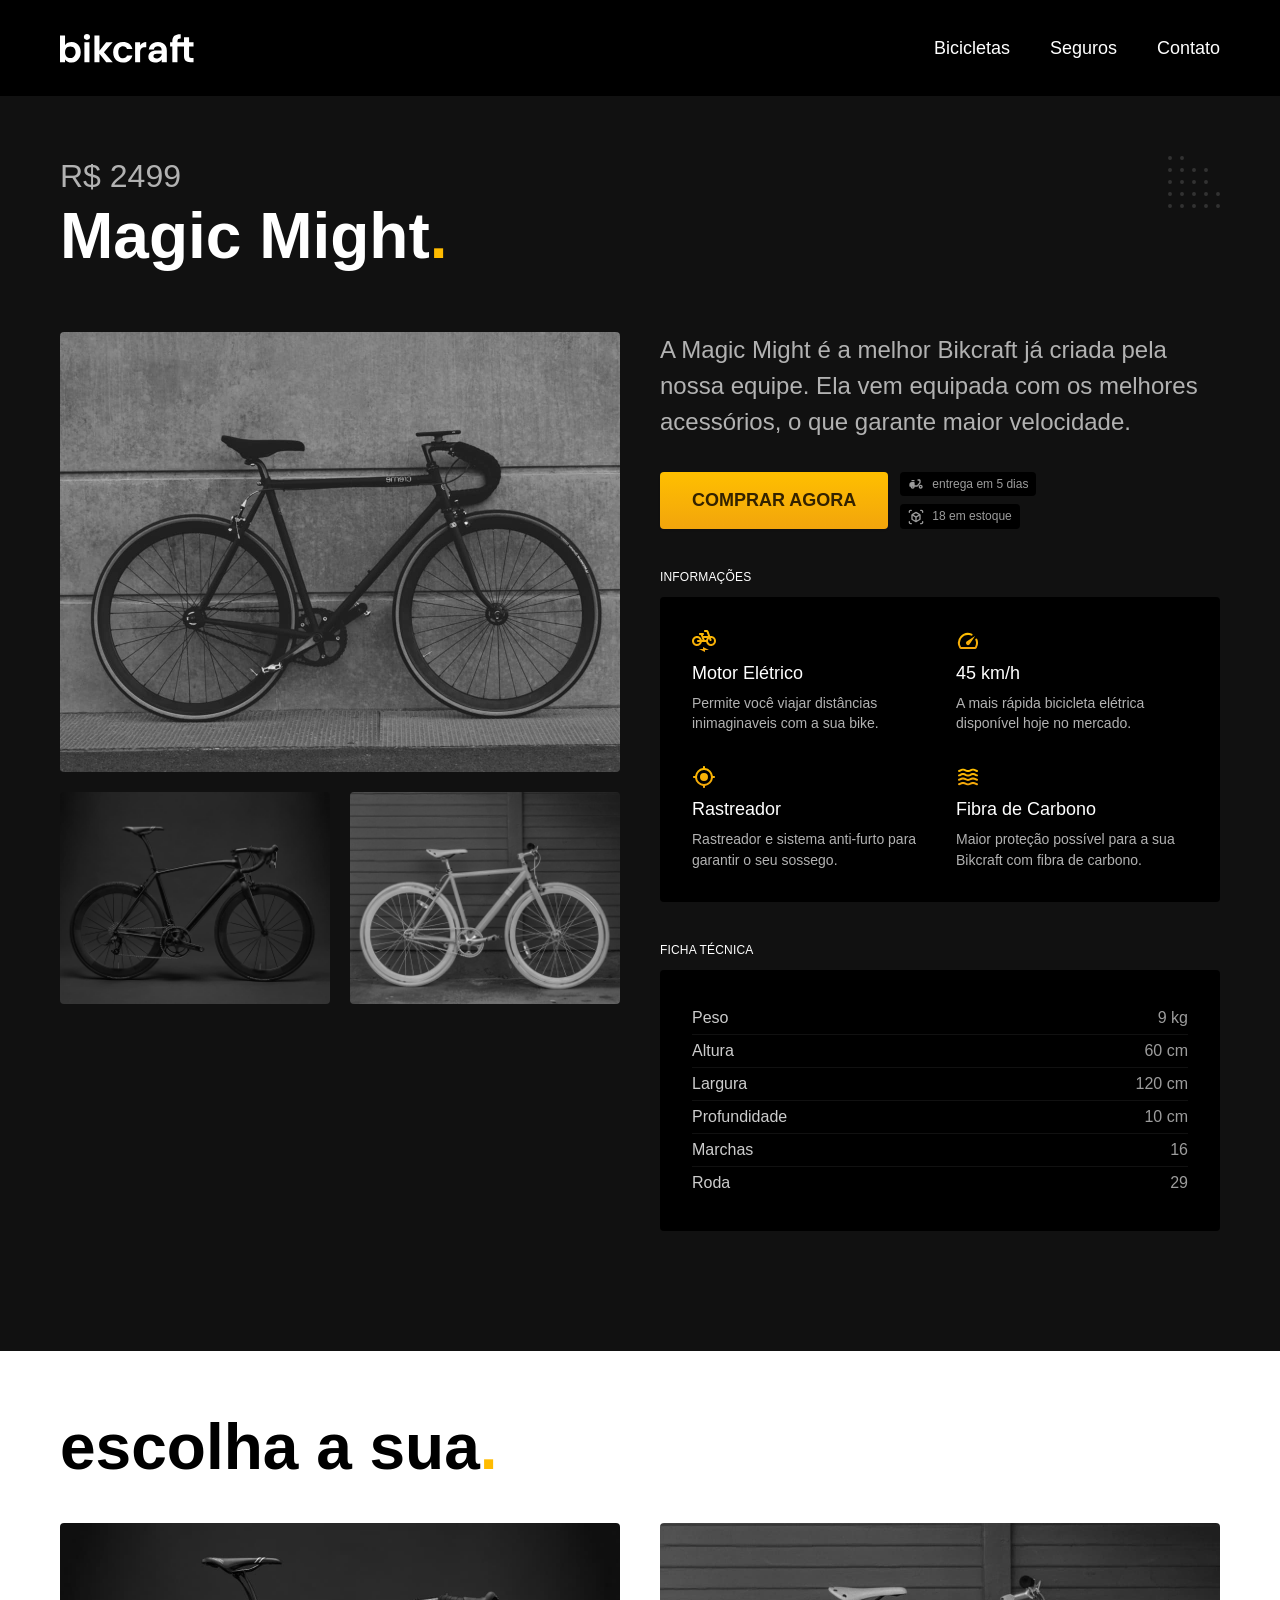
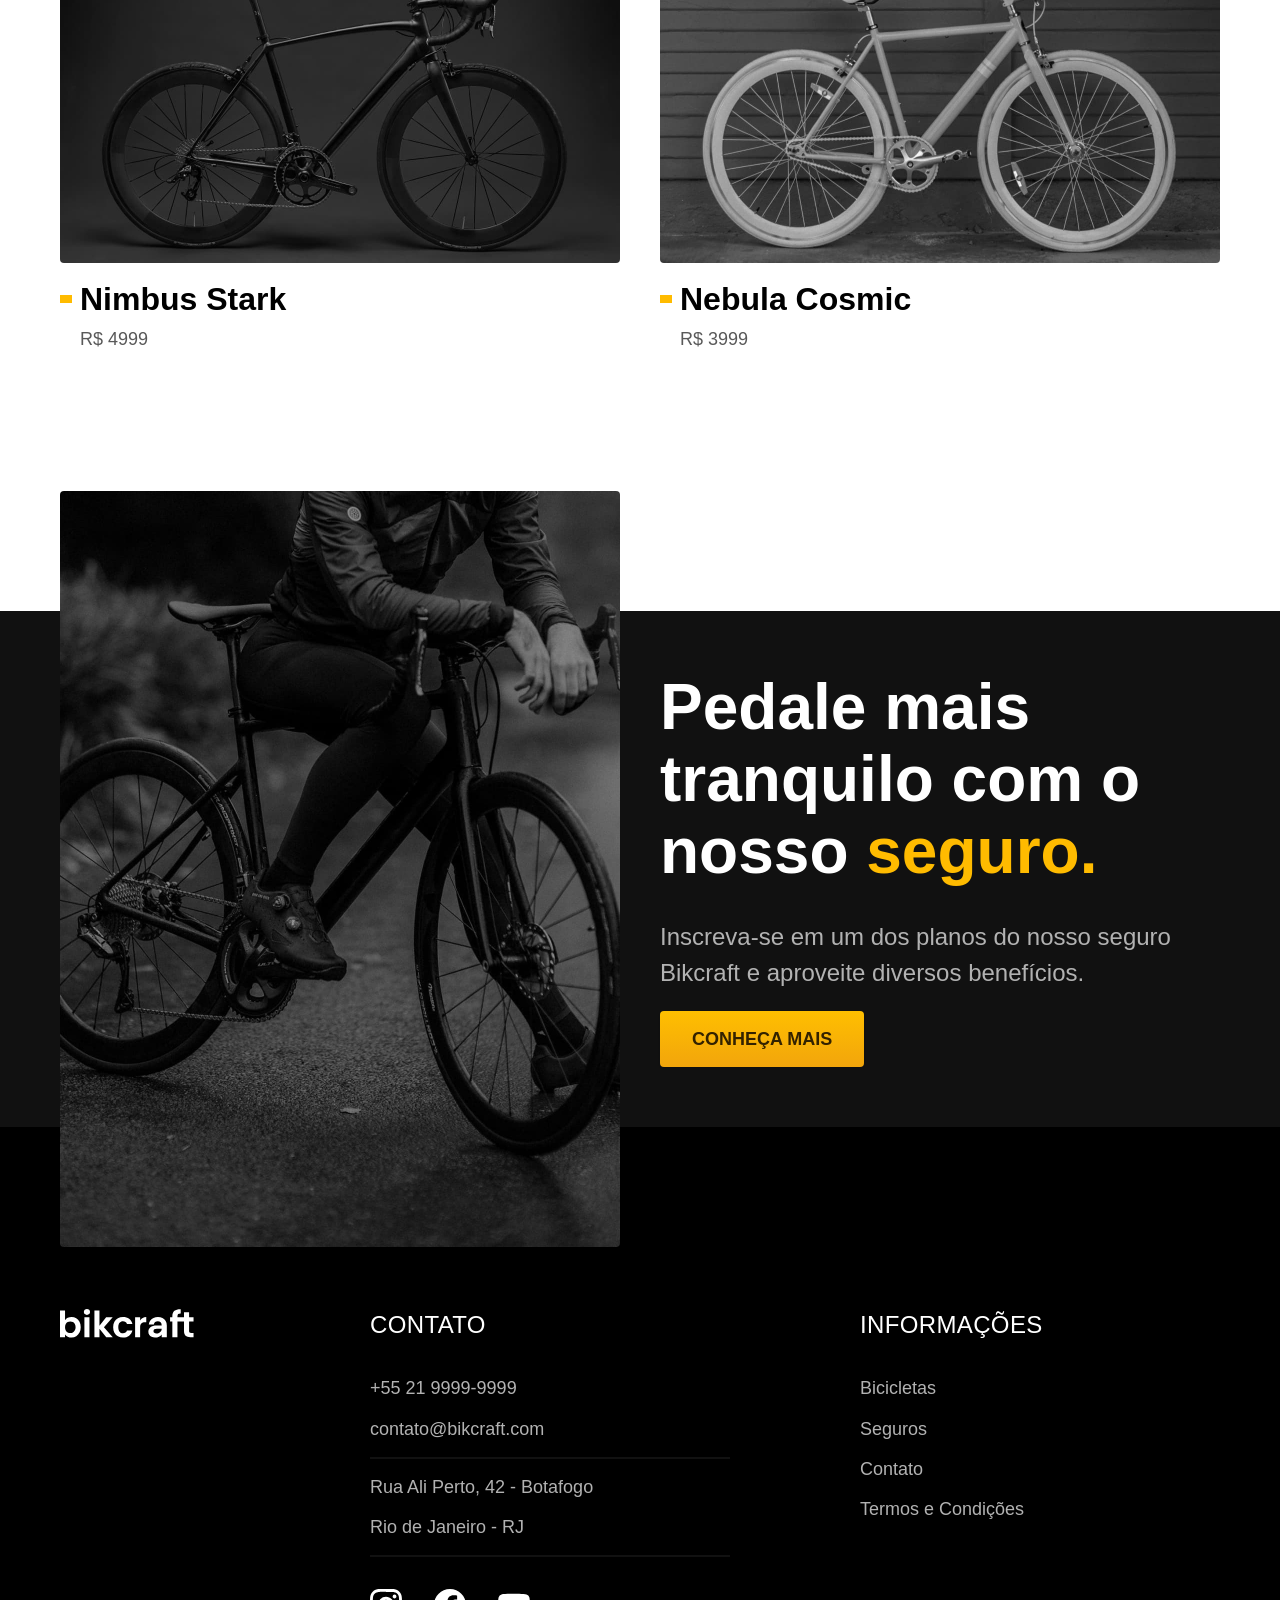
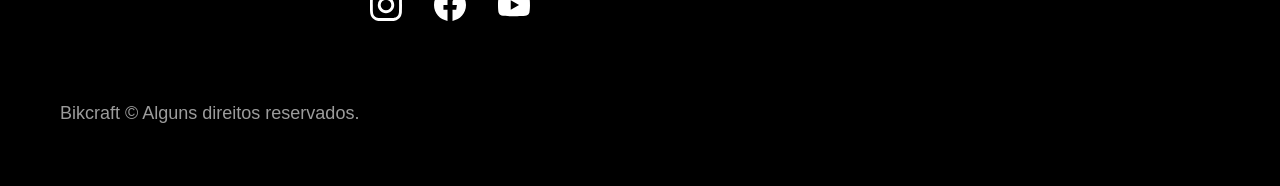
<file: bicicletas/magic.html>
<!DOCTYPE html>
<html lang="pt-br">

<head>
  <meta charset="UTF-8">
  <meta name="viewport" content="width=device-width, initial-scale=1.0">

  <title>Magic | Bikcraft</title>
  <meta name="description" content="Magic.">

  <link rel="stylesheet" href="../css/style.css">
</head>

<body id="bicicleta">
  <header class="header-bg">
    <div class="header container">
      <a href="../">
        <img src="../img/bikcraft.svg" width="136" height="32" alt="Bikcraft">
      </a>

      <nav aria-label="primaria">
        <ul class="header-menu font-1-m cor-0">
          <li><a href="../bicicletas.html">Bicicletas</a></li>
          <li><a href="../seguros.html">Seguros</a></li>
          <li><a href="../contato.html">Contato</a></li>
        </ul>
      </nav>
    </div>
  </header>

  <main class="titulo-bg">
    <div>
      <div class="titulo container">
        <p class="font-2-xl cor-5">R$ 2499</p>
        <h1 class="font-1-xxl cor-0">Magic Might<span class="cor-p1">.</span></h1>
      </div>
    </div>
    <div class="bicicleta container">
      <div class="bicicleta-imagens">
        <img src="../img/bicicleta/nimbus2.jpg" width="1120" height="880" alt="">
        <img src="../img/bicicleta/nimbus1.jpg" width="1120" height="880" alt="">
        <img src="../img/bicicleta/nimbus3.jpg" width="1120" height="880" alt="">
      </div>
      <div class="bicicleta-conteudo">
        <p class="font-2-l cor-5">A Magic Might é a melhor Bikcraft já criada pela nossa equipe. Ela vem equipada com os melhores acessórios, o que garante maior velocidade.</p>
        <div class="bicicleta-comprar">
          <a class="botao" href="../orcamento.html">Comprar Agora</a>
          <span class="font-1-xs cor-6"><img src="../img/icones/entrega.svg" width="16" height="16" alt=""> entrega em 5 dias</span>
          <span class="font-1-xs cor-6"><img src="../img/icones/estoque.svg" width="16" height="16" alt=""> 18 em estoque</span>
        </div>

        <h2 class="font-1-xs cor-0">Informações</h2>
        <ul class="bicicleta-informacoes">
          <li>
            <img src="../img/icones/eletrica.svg" width="24" height="24" alt="">
            <h3 class="font-1-m cor-0">Motor Elétrico</h3>
            <p class="font-2-xs cor-5">Permite você viajar distâncias inimaginaveis com a sua bike.</p>
          </li>
          <li>
            <img src="../img/icones/velocidade.svg" width="24" height="24" alt="">
            <h3 class="font-1-m cor-0">45 km/h</h3>
            <p class="font-2-xs cor-5">A mais rápida bicicleta elétrica disponível hoje no mercado.</p>
          </li>
          <li>
            <img src="../img/icones/rastreador.svg" width="24" height="24" alt="">
            <h3 class="font-1-m cor-0">Rastreador</h3>
            <p class="font-2-xs cor-5">Rastreador e sistema anti-furto para garantir o seu sossego.</p>
          </li>
          <li>
            <img src="../img/icones/carbono.svg" width="24" height="24" alt="">
            <h3 class="font-1-m cor-0">Fibra de Carbono</h3>
            <p class="font-2-xs cor-5">Maior proteção possível para a sua Bikcraft com fibra de carbono.</p>
          </li>
        </ul>
        <h2 class="font-1-xs cor-0">Ficha Técnica</h2>
        <ul class="bicicleta-ficha font-2-s cor-4">
          <li>Peso <span>9 kg</span></li>
          <li>Altura <span>60 cm</span></li>
          <li>Largura <span>120 cm</span></li>
          <li>Profundidade <span>10 cm</span></li>
          <li>Marchas <span>16</span></li>
          <li>Roda <span>29</span></li>
        </ul>
      </div>
    </div>
  </main>

  <article class="bicicletas-lista container">
    <h2 class="font-1-xxl">escolha a sua<span class="cor-p1">.</span></h2>

    <ul>
      <li>
        <a href="./nimbus.html">
          <img src="../img/bicicletas/nimbus.jpg" width="1120" height="680" alt="Bicicleta preta">
          <h3 class="font-1-xl">Nimbus Stark</h3>
          <span class="font-2-m cor-8">R$ 4999</span>
        </a>
      </li>
      <li>
        <a href="./nebula.html">
          <img src="../img/bicicletas/nebula.jpg" width="1120" height="680" alt="Bicicleta preta">
          <h3 class="font-1-xl">Nebula Cosmic</h3>
          <span class="font-2-m cor-8">R$ 3999</span>
        </a>
      </li>
    </ul>
  </article>

  <article class="seguro-bg">
    <div class="seguro container">
      <div class="seguro-imagem">
        <img src="../img/fotos/seguros.jpg" width="1360" height="1512" alt="Pessoa parada em cima de uma bicicleta.">
      </div>
      <div class="seguro-conteudo">
        <h2 class="font-1-xxl cor-0">Pedale mais tranquilo com o nosso <span class="cor-p1">seguro.</span></h2>
        <p class="font-2-l cor-5">Inscreva-se em um dos planos do nosso seguro Bikcraft e aproveite diversos benefícios.</p>
        <a class="botao" href="../seguros.html">Conheça Mais</a>
      </div>
    </div>
  </article>

  <footer class="footer-bg">
    <div class="footer container">
      <img src="../img/bikcraft.svg" width="136" height="32" alt="Bikcraft">
      <div class="footer-contato">
        <h3 class="font-2-l-b cor-0">Contato</h3>
        <ul class="font-2-m cor-5">
          <li><a href="tel:+552199999999">+55 21 9999-9999</a></li>
          <li><a href="mailto:contato@bikcraft.com">contato@bikcraft.com</a></li>
          <li>Rua Ali Perto, 42 - Botafogo</li>
          <li>Rio de Janeiro - RJ</li>
        </ul>
        <div class="footer-redes">
          <a href="../">
            <img src="../img/redes/instagram.svg" width="32" height="32" alt="Instagram">
          </a>
          <a href="../">
            <img src="../img/redes/facebook.svg" width="32" height="32" alt="Facebook">
          </a>
          <a href="../">
            <img src="../img/redes/youtube.svg" width="32" height="32" alt="Youtube">
          </a>
        </div>
      </div>
      <div class="footer-informacoes">
        <h3 class="font-2-l-b cor-0">Informações</h3>
        <nav>
          <ul class="font-1-m cor-5">
            <li><a href="../bicicletas.html">Bicicletas</a></li>
            <li><a href="../seguros.html">Seguros</a></li>
            <li><a href="../contato.html">Contato</a></li>
            <li><a href="../termos.html">Termos e Condições</a></li>
          </ul>
        </nav>
      </div>
      <p class="footer-copy font-2-m cor-6">Bikcraft © Alguns direitos reservados.</p>
    </div>
  </footer>
</body>

</html>
</file>
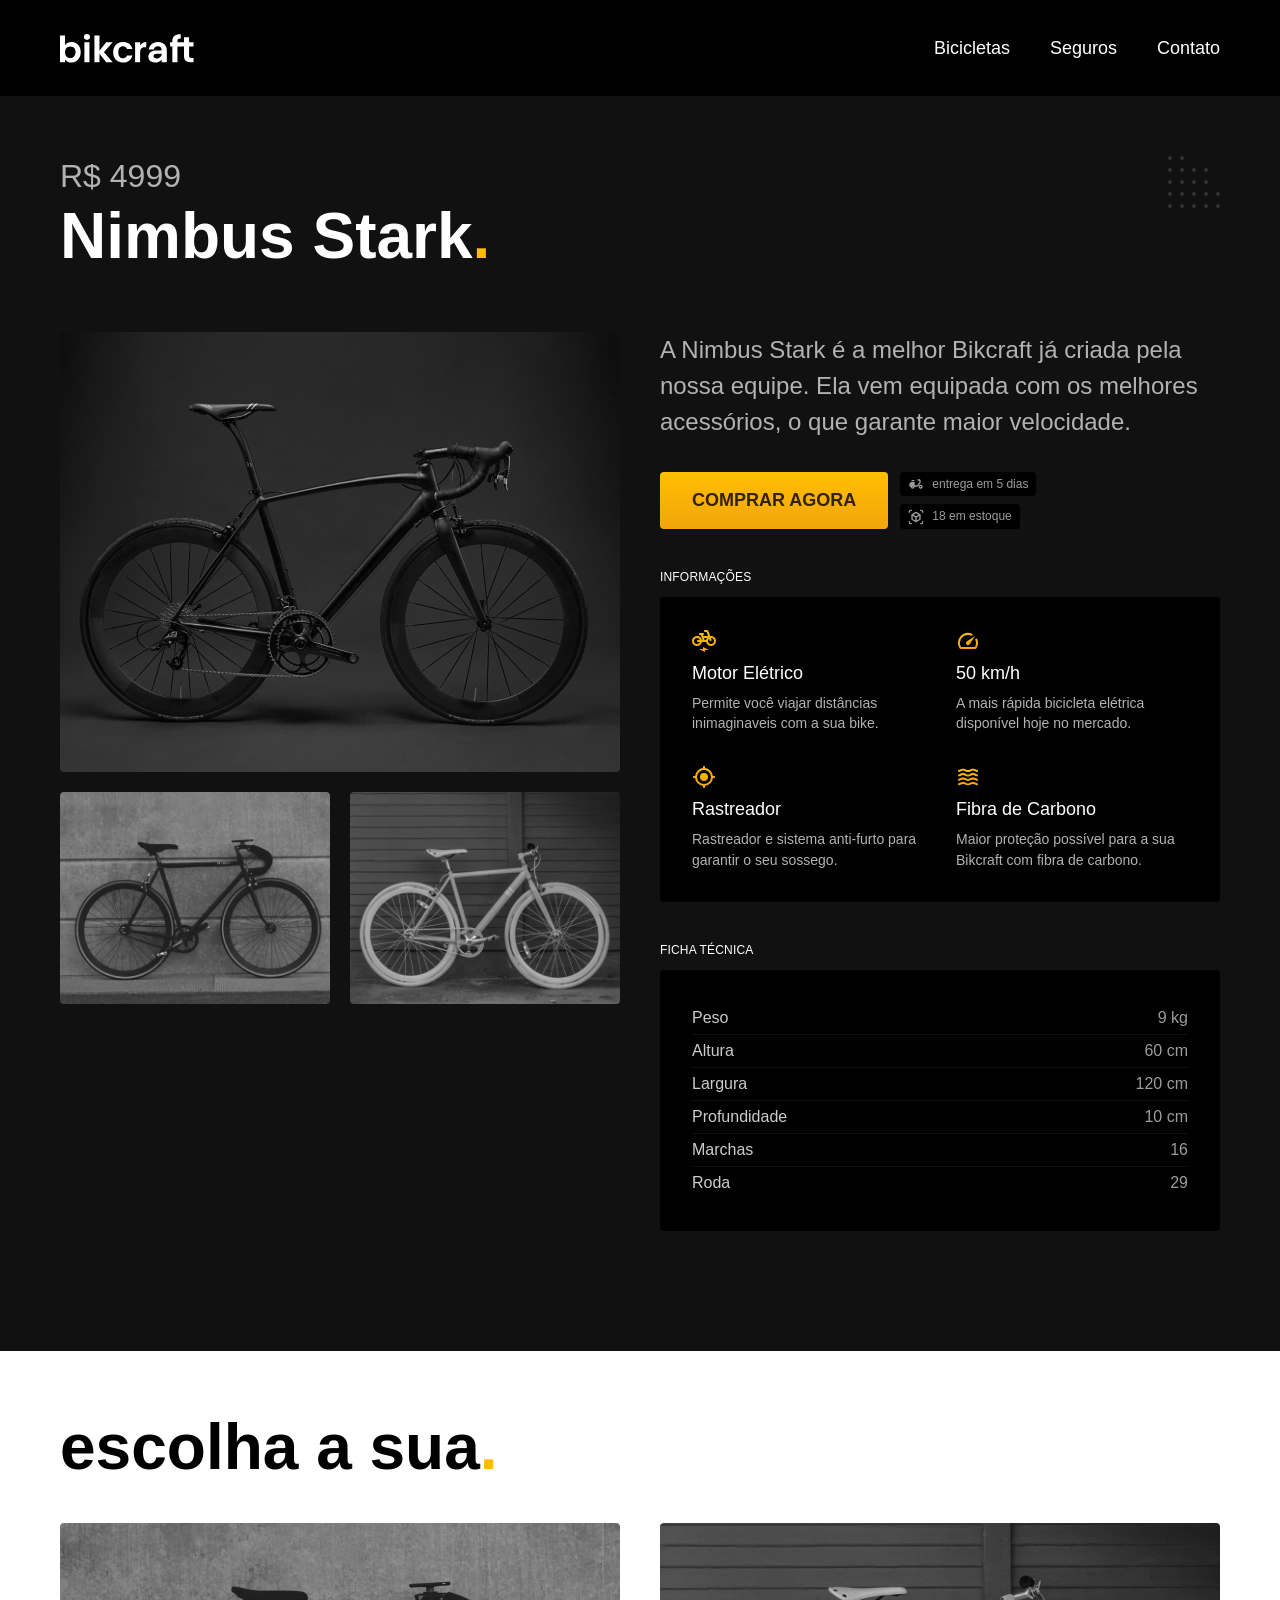
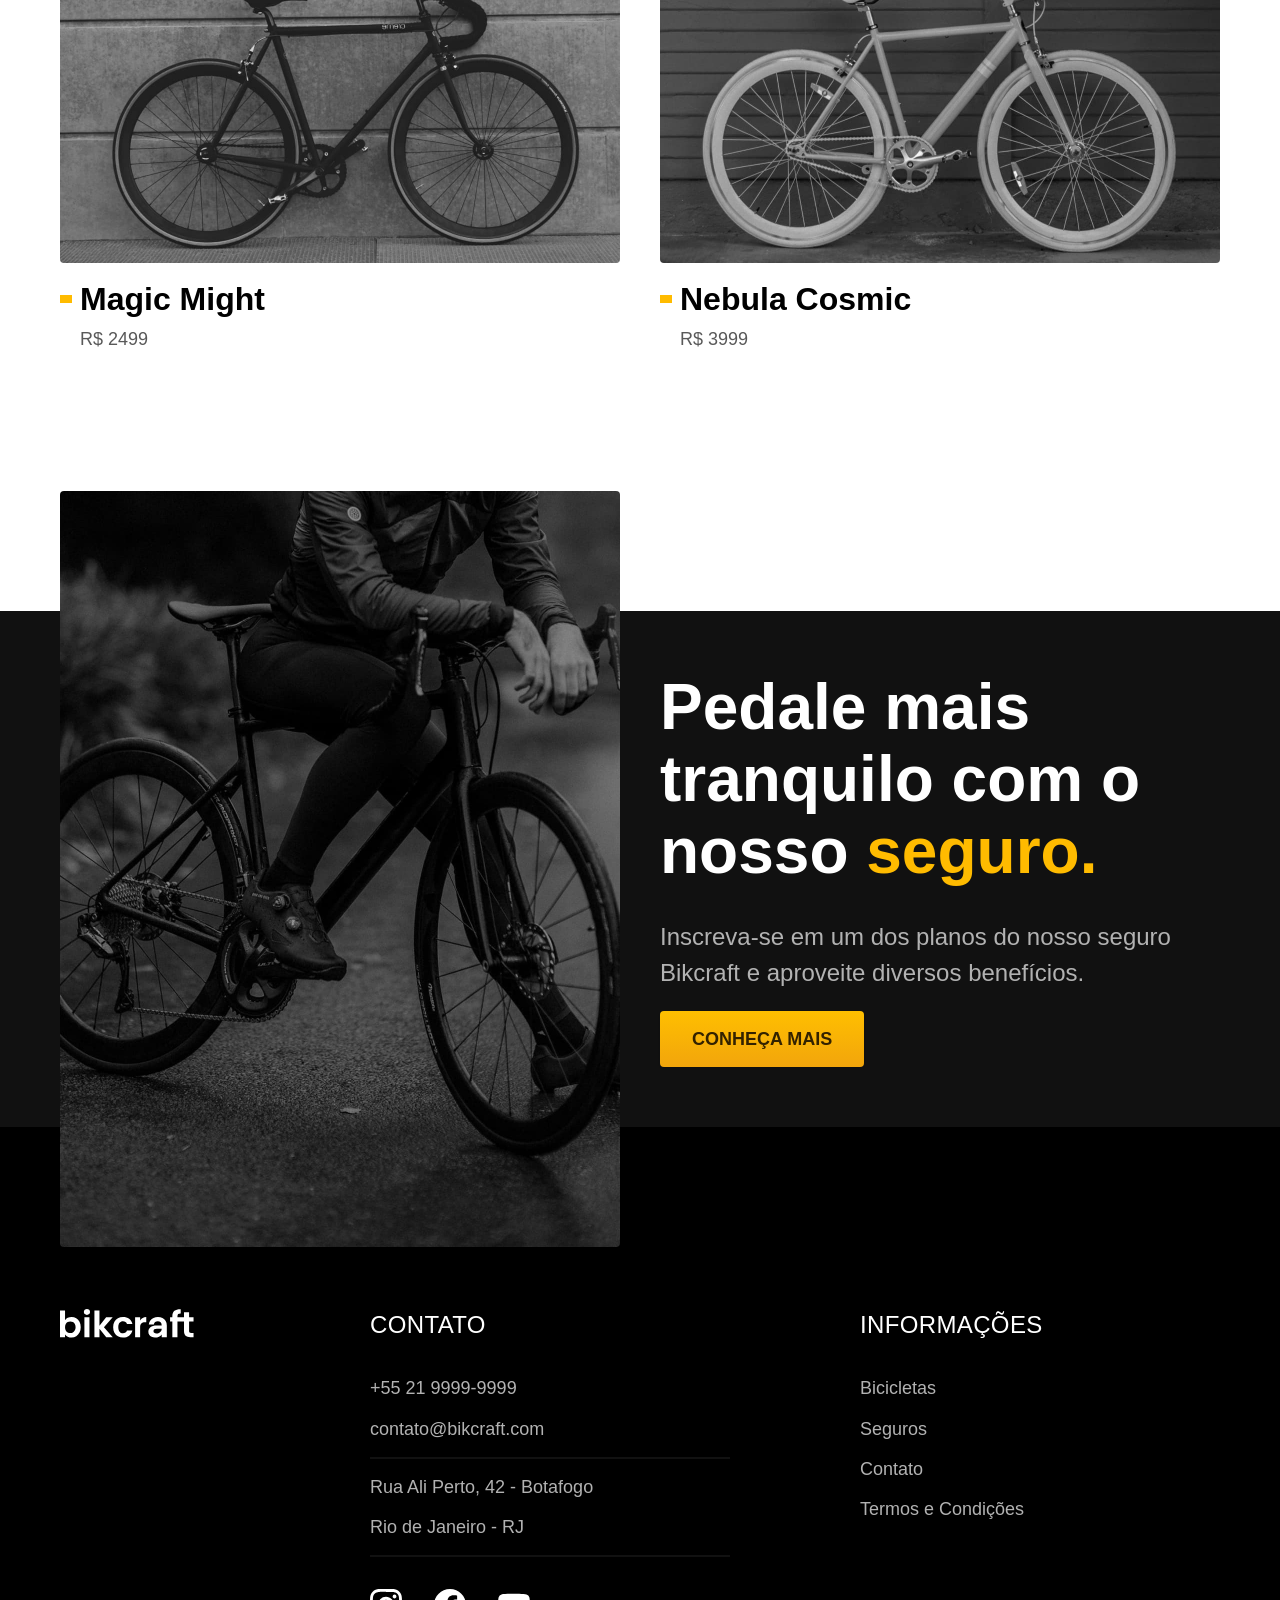
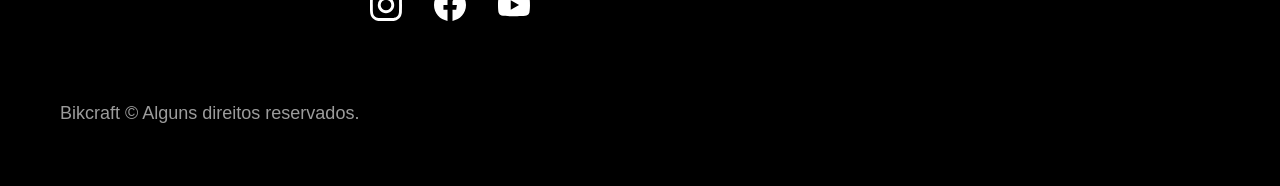
<file: bicicletas/nebula.html>
<!DOCTYPE html>
<html lang="pt-br">

<head>
  <meta charset="UTF-8">
  <meta name="viewport" content="width=device-width, initial-scale=1.0">

  <title>Nimbus | Bikcraft</title>
  <meta name="description" content="Nimbus.">

  <link rel="stylesheet" href="../css/style.css">
</head>

<body id="bicicleta">
  <header class="header-bg">
    <div class="header container">
      <a href="../">
        <img src="../img/bikcraft.svg" width="136" height="32" alt="Bikcraft">
      </a>

      <nav aria-label="primaria">
        <ul class="header-menu font-1-m cor-0">
          <li><a href="../bicicletas.html">Bicicletas</a></li>
          <li><a href="../seguros.html">Seguros</a></li>
          <li><a href="../contato.html">Contato</a></li>
        </ul>
      </nav>
    </div>
  </header>

  <main class="titulo-bg">
    <div>
      <div class="titulo container">
        <p class="font-2-xl cor-5">R$ 4999</p>
        <h1 class="font-1-xxl cor-0">Nimbus Stark<span class="cor-p1">.</span></h1>
      </div>
    </div>
    <div class="bicicleta container">
      <div class="bicicleta-imagens">
        <img src="../img/bicicleta/nimbus1.jpg" width="1120" height="880" alt="">
        <img src="../img/bicicleta/nimbus2.jpg" width="1120" height="880" alt="">
        <img src="../img/bicicleta/nimbus3.jpg" width="1120" height="880" alt="">
      </div>
      <div class="bicicleta-conteudo">
        <p class="font-2-l cor-5">A Nimbus Stark é a melhor Bikcraft já criada pela nossa equipe. Ela vem equipada com os melhores acessórios, o que garante maior velocidade.</p>
        <div class="bicicleta-comprar">
          <a class="botao" href="../orcamento.html">Comprar Agora</a>
          <span class="font-1-xs cor-6"><img src="../img/icones/entrega.svg" width="16" height="16" alt=""> entrega em 5 dias</span>
          <span class="font-1-xs cor-6"><img src="../img/icones/estoque.svg" width="16" height="16" alt=""> 18 em estoque</span>
        </div>

        <h2 class="font-1-xs cor-0">Informações</h2>
        <ul class="bicicleta-informacoes">
          <li>
            <img src="../img/icones/eletrica.svg" width="24" height="24" alt="">
            <h3 class="font-1-m cor-0">Motor Elétrico</h3>
            <p class="font-2-xs cor-5">Permite você viajar distâncias inimaginaveis com a sua bike.</p>
          </li>
          <li>
            <img src="../img/icones/velocidade.svg" width="24" height="24" alt="">
            <h3 class="font-1-m cor-0">50 km/h</h3>
            <p class="font-2-xs cor-5">A mais rápida bicicleta elétrica disponível hoje no mercado.</p>
          </li>
          <li>
            <img src="../img/icones/rastreador.svg" width="24" height="24" alt="">
            <h3 class="font-1-m cor-0">Rastreador</h3>
            <p class="font-2-xs cor-5">Rastreador e sistema anti-furto para garantir o seu sossego.</p>
          </li>
          <li>
            <img src="../img/icones/carbono.svg" width="24" height="24" alt="">
            <h3 class="font-1-m cor-0">Fibra de Carbono</h3>
            <p class="font-2-xs cor-5">Maior proteção possível para a sua Bikcraft com fibra de carbono.</p>
          </li>
        </ul>
        <h2 class="font-1-xs cor-0">Ficha Técnica</h2>
        <ul class="bicicleta-ficha font-2-s cor-4">
          <li>Peso <span>9 kg</span></li>
          <li>Altura <span>60 cm</span></li>
          <li>Largura <span>120 cm</span></li>
          <li>Profundidade <span>10 cm</span></li>
          <li>Marchas <span>16</span></li>
          <li>Roda <span>29</span></li>
        </ul>
      </div>
    </div>
  </main>

  <article class="bicicletas-lista container">
    <h2 class="font-1-xxl">escolha a sua<span class="cor-p1">.</span></h2>

    <ul>
      <li>
        <a href="./magic.html">
          <img src="../img/bicicletas/magic.jpg" width="1120" height="680" alt="Bicicleta preta">
          <h3 class="font-1-xl">Magic Might</h3>
          <span class="font-2-m cor-8">R$ 2499</span>
        </a>
      </li>
      <li>
        <a href="./nebula.html">
          <img src="../img/bicicletas/nebula.jpg" width="1120" height="680" alt="Bicicleta preta">
          <h3 class="font-1-xl">Nebula Cosmic</h3>
          <span class="font-2-m cor-8">R$ 3999</span>
        </a>
      </li>
    </ul>
  </article>

  <article class="seguro-bg">
    <div class="seguro container">
      <div class="seguro-imagem">
        <img src="../img/fotos/seguros.jpg" width="1360" height="1512" alt="Pessoa parada em cima de uma bicicleta.">
      </div>
      <div class="seguro-conteudo">
        <h2 class="font-1-xxl cor-0">Pedale mais tranquilo com o nosso <span class="cor-p1">seguro.</span></h2>
        <p class="font-2-l cor-5">Inscreva-se em um dos planos do nosso seguro Bikcraft e aproveite diversos benefícios.</p>
        <a class="botao" href="../seguros.html">Conheça Mais</a>
      </div>
    </div>
  </article>

  <footer class="footer-bg">
    <div class="footer container">
      <img src="../img/bikcraft.svg" width="136" height="32" alt="Bikcraft">
      <div class="footer-contato">
        <h3 class="font-2-l-b cor-0">Contato</h3>
        <ul class="font-2-m cor-5">
          <li><a href="tel:+552199999999">+55 21 9999-9999</a></li>
          <li><a href="mailto:contato@bikcraft.com">contato@bikcraft.com</a></li>
          <li>Rua Ali Perto, 42 - Botafogo</li>
          <li>Rio de Janeiro - RJ</li>
        </ul>
        <div class="footer-redes">
          <a href="../">
            <img src="../img/redes/instagram.svg" width="32" height="32" alt="Instagram">
          </a>
          <a href="../">
            <img src="../img/redes/facebook.svg" width="32" height="32" alt="Facebook">
          </a>
          <a href="../">
            <img src="../img/redes/youtube.svg" width="32" height="32" alt="Youtube">
          </a>
        </div>
      </div>
      <div class="footer-informacoes">
        <h3 class="font-2-l-b cor-0">Informações</h3>
        <nav>
          <ul class="font-1-m cor-5">
            <li><a href="../bicicletas.html">Bicicletas</a></li>
            <li><a href="../seguros.html">Seguros</a></li>
            <li><a href="../contato.html">Contato</a></li>
            <li><a href="../termos.html">Termos e Condições</a></li>
          </ul>
        </nav>
      </div>
      <p class="footer-copy font-2-m cor-6">Bikcraft © Alguns direitos reservados.</p>
    </div>
  </footer>
</body>

</html>
</file>
<file: css/style.css>
@import "./global/global.css";
@import "./utilidades/tipografia.css";
@import "./global/header.css";
@import "./utilidades/cores.css";
@import "./global/footer.css";

/*Utilidades*/
@import "./utilidades/componentes.css";
@import "./utilidades/formulario.css";

/* Home */
@import "./home/introducao.css";

/* Bicicletas */
@import "./bicicletas/bicicletas-lista.css";
@import "./bicicletas/bicicletas.css";

/* Bicicleta */
@import "./bicicleta/bicicleta.css";
@import "./bicicleta/seguro.css";

/* Tecnologia */
@import "./home/tecnologia.css";

/* Parceiros */
@import "./home/parceiros.css";

/* Depoimento */
@import "./home/depoimento.css";

/* Seguros */
@import "./seguros/seguros.css";
@import "./seguros/perguntas.css";
@import "./seguros/vantagens.css";

/* Contato */
@import "./contato/contato.css";
@import "./contato/lojas.css";

/* Termos */
@import "./termos/termos.css";

/* Orcamento */
@import "./orcamento/orcamento.css";
</file>
